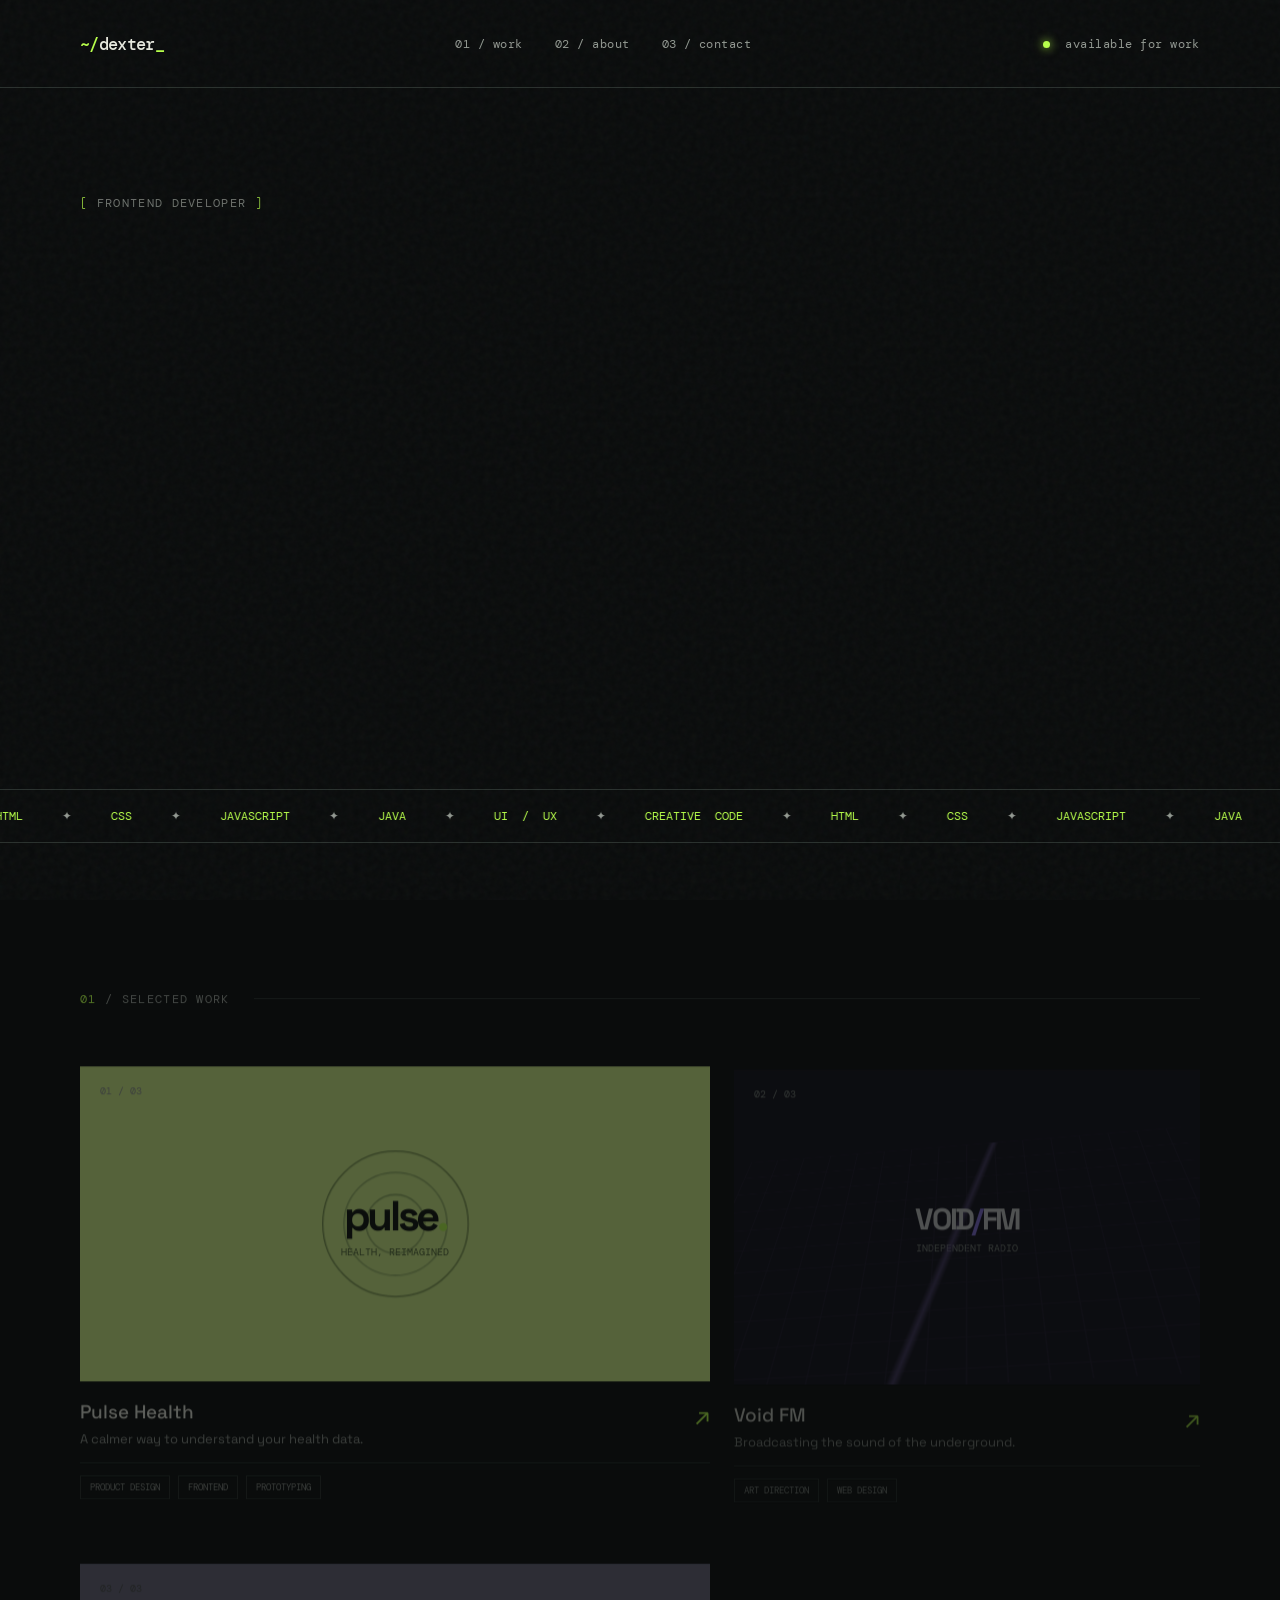
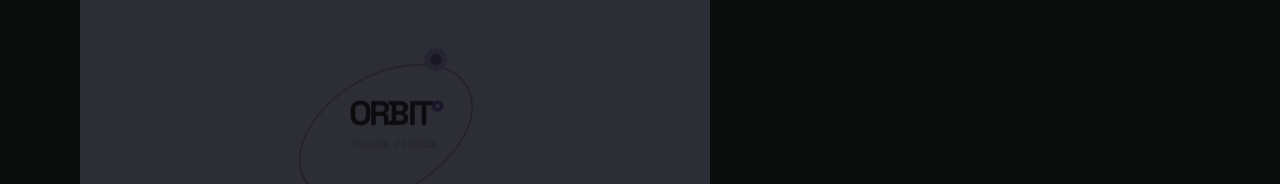
<file: index.html>
<!DOCTYPE html>
<html lang="en">
<head>
    <meta charset="UTF-8">
    <meta name="viewport" content="width=device-width, initial-scale=1.0">
    <meta http-equiv="refresh" content="0; url=./html/portfolio.html">
    <title>Redirecting to portfolio</title>
    <link rel="canonical" href="./html/portfolio.html">
</head>
<body>
    <p>Redirecting to <a href="./html/portfolio.html">the portfolio</a>...</p>
</body>
</html>
</file>
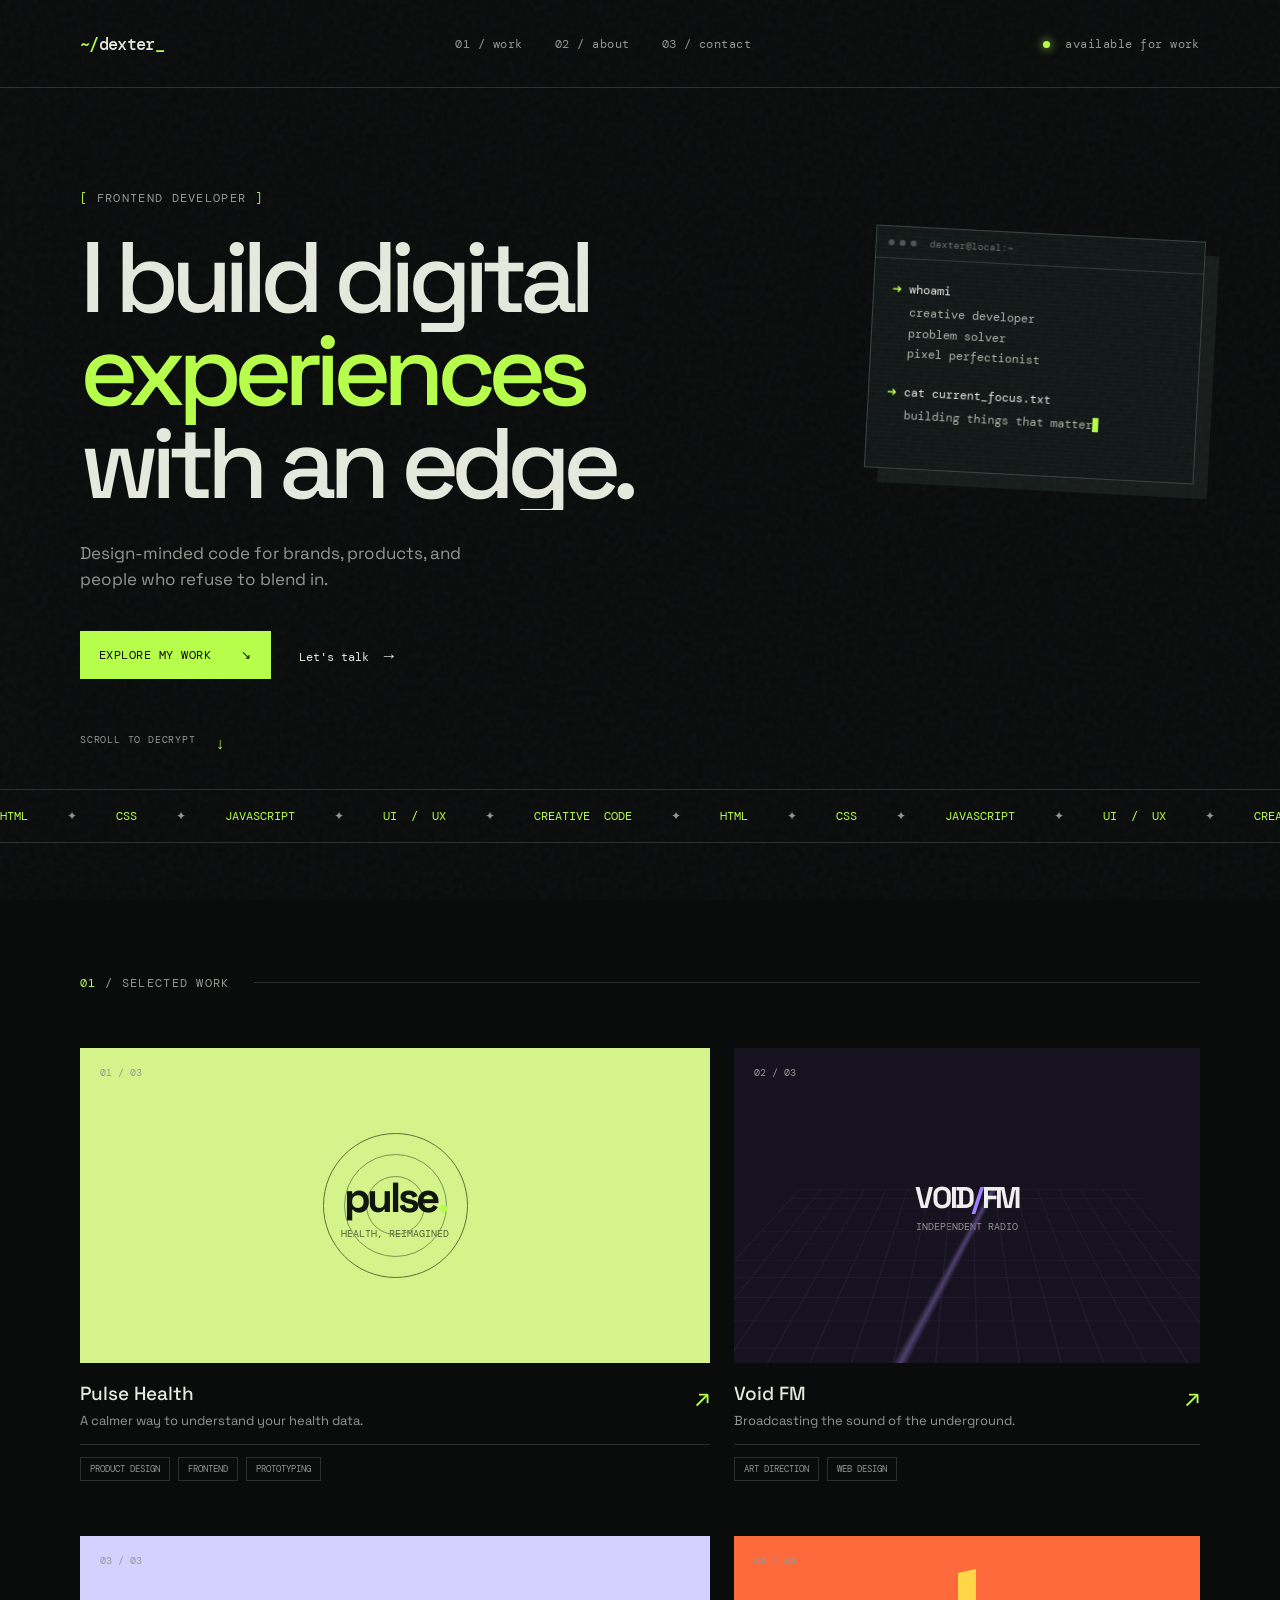
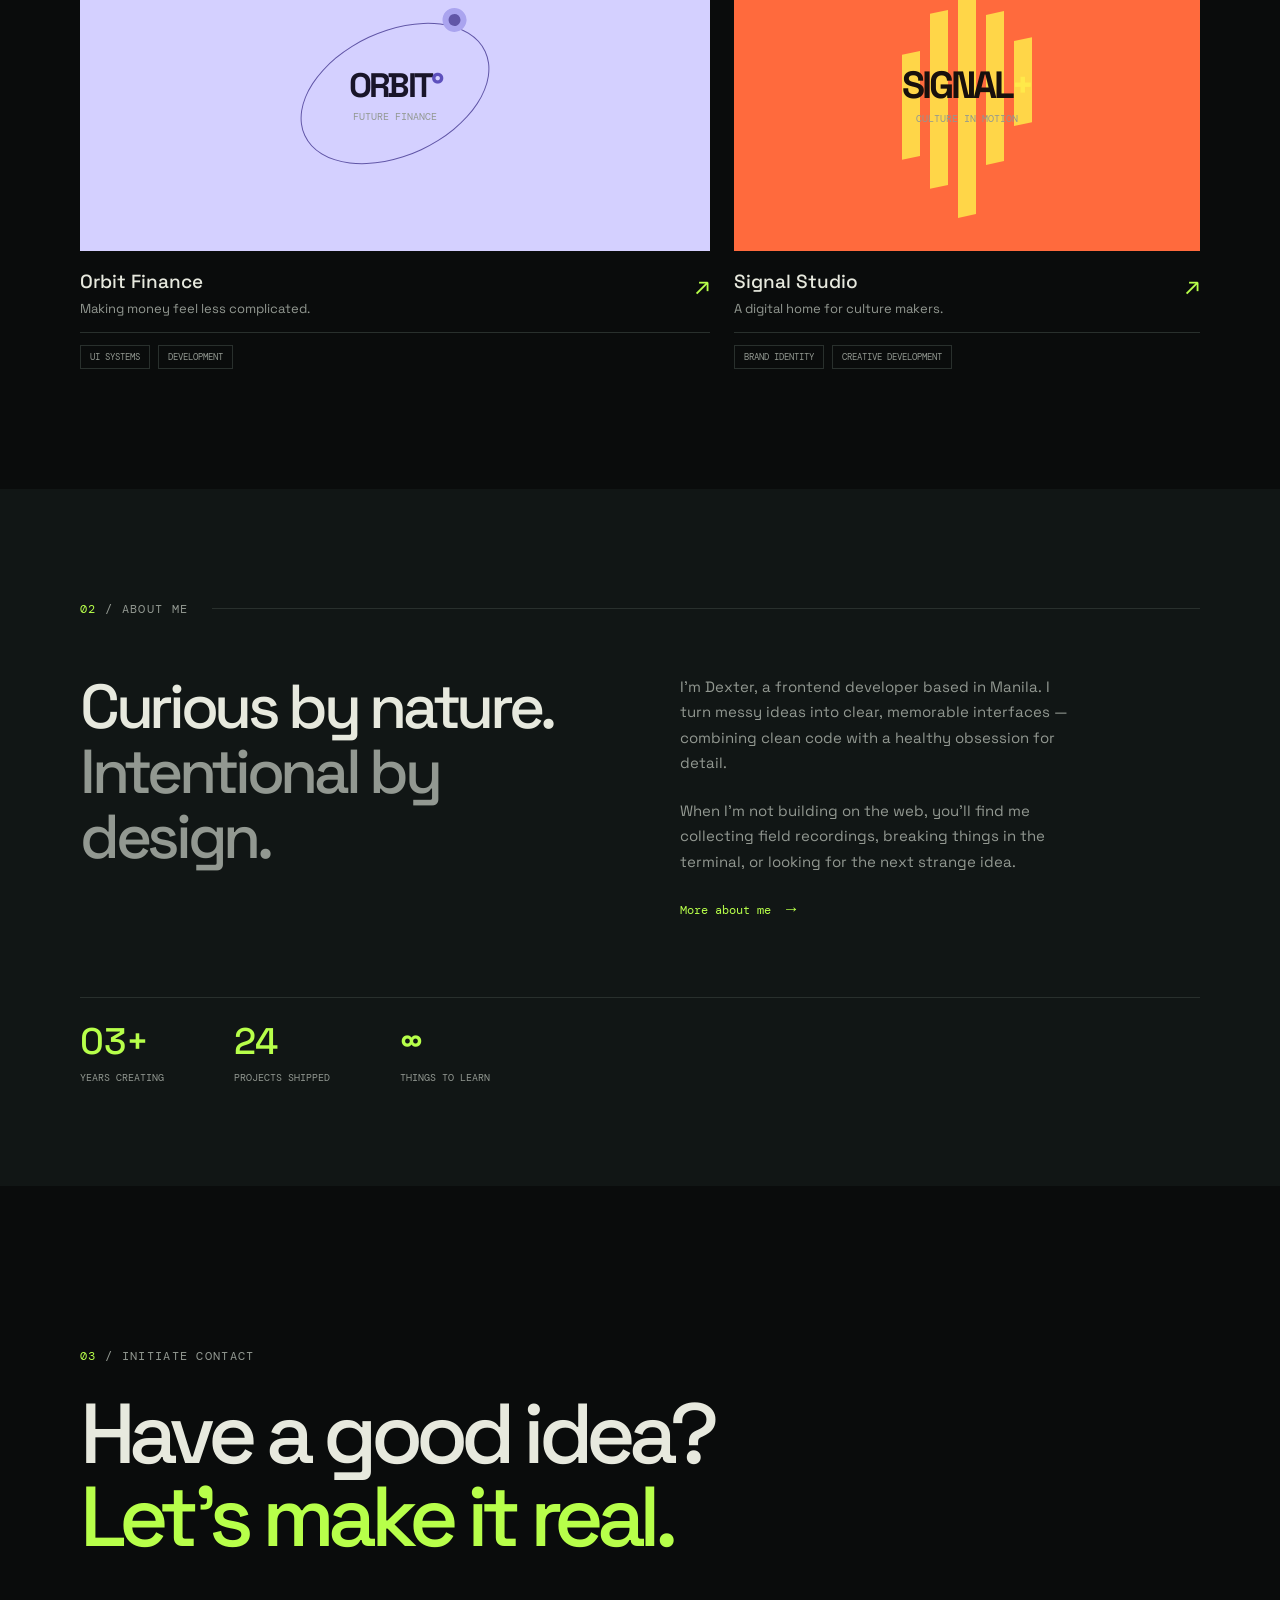
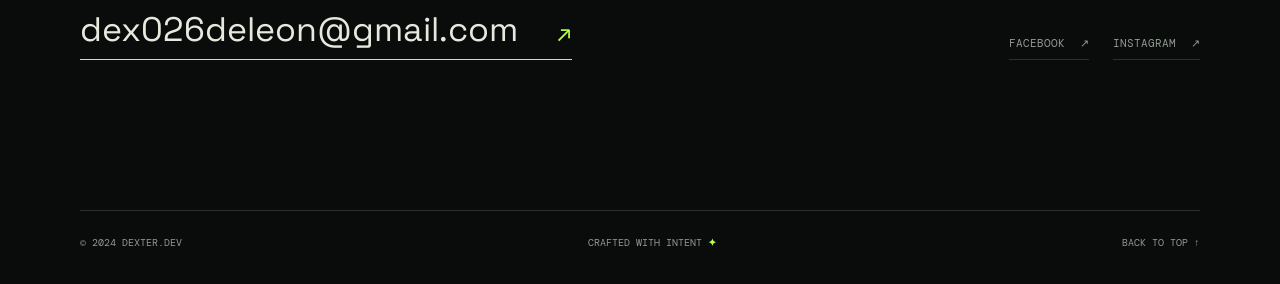
<file: html/index.html>
<!DOCTYPE html>
<html lang="en">
<head>
    <meta charset="UTF-8">
    <meta name="author" content="Dexter De Leon">
    <meta name="description" content="Dexter De Leon is a frontend developer and creative technologist building sharp, human-centered digital experiences.">
    <meta name="viewport" content="width=device-width, initial-scale=1.0">
    <title>dexter.dev // portfolio</title>
    <link rel="icon" href="../images/images.png" type="image/png">
    <link rel="stylesheet" href="../css/style.css">
</head>
<body>
    <div class="noise" aria-hidden="true"></div>
    <header class="site-header">
        <a class="brand" href="#top" aria-label="Dexter home"><span class="prompt">~/</span>dexter<span class="cursor">_</span></a>
        <nav aria-label="Primary navigation">
            <a href="#work">01 / work</a>
            <a href="#about">02 / about</a>
            <a href="#contact">03 / contact</a>
        </nav>
        <span class="status"><i></i> available for work</span>
    </header>

    <main id="top">
        <section class="hero wrapper">
            <div class="hero-copy">
                <p class="eyebrow"><span class="green">[</span> frontend developer <span class="green">]</span></p>
                <h1>I build digital<br><em>experiences</em><br>with an edge.</h1>
                <p class="lede">Design-minded code for brands, products, and people who refuse to blend in.</p>
                <div class="hero-actions">
                    <a class="button button-primary" href="#work">Explore my work <span>↘</span></a>
                    <a class="text-link" href="#contact">Let's talk <span>→</span></a>
                </div>
            </div>
            <div class="terminal-card" aria-label="Developer terminal">
                <div class="terminal-bar"><span></span><span></span><span></span><b>dexter@local:~</b></div>
                <div class="terminal-body">
                    <p><span class="green">➜</span> whoami</p>
                    <p class="terminal-output">creative developer<br>problem solver<br>pixel perfectionist</p>
                    <p><span class="green">➜</span> cat current_focus.txt</p>
                    <p class="terminal-output">building things that matter<span class="blink">▋</span></p>
                </div>
            </div>
            <div class="scroll-note"><span>scroll to decrypt</span><b>↓</b></div>
        </section>

        <section class="marquee" aria-label="Skills">
            <div>HTML <span>✦</span> CSS <span>✦</span> JAVASCRIPT <span>✦</span> UI / UX <span>✦</span> CREATIVE CODE <span>✦</span> HTML <span>✦</span> CSS <span>✦</span> JAVASCRIPT <span>✦</span> UI / UX <span>✦</span> CREATIVE CODE <span>✦</span></div>
        </section>

        <section id="work" class="section wrapper">
            <div class="section-heading"><p class="eyebrow"><span class="green">01</span> / selected work</p><span class="heading-line"></span></div>
            <div class="work-grid">
                <a class="project project-featured" href="./pulse-health.html">
                    <div class="project-visual visual-pulse"><span class="visual-label">01 / 03</span><div class="pulse-ring"></div><strong>pulse<span>.</span></strong><small>health, reimagined</small></div>
                    <div class="project-info"><div><h3>Pulse Health</h3><p>A calmer way to understand your health data.</p></div><span class="arrow">↗</span></div>
                    <div class="tags"><span>product design</span><span>frontend</span><span>prototyping</span></div>
                </a>
                <a class="project" href="./void-fm.html">
                    <div class="project-visual visual-void"><span class="visual-label">02 / 03</span><div class="void-grid"></div><strong>VOID<span>/</span>FM</strong><small>independent radio</small></div>
                    <div class="project-info"><div><h3>Void FM</h3><p>Broadcasting the sound of the underground.</p></div><span class="arrow">↗</span></div>
                    <div class="tags"><span>art direction</span><span>web design</span></div>
                </a>
                <a class="project" href="./orbit-finance.html">
                    <div class="project-visual visual-orbit"><span class="visual-label">03 / 03</span><div class="orbit"></div><strong>ORBIT<span>°</span></strong><small>future finance</small></div>
                    <div class="project-info"><div><h3>Orbit Finance</h3><p>Making money feel less complicated.</p></div><span class="arrow">↗</span></div>
                    <div class="tags"><span>ui systems</span><span>development</span></div>
                </a>
                <a class="project project-fourth" href="./signal-studio.html">
                    <div class="project-visual visual-signal"><span class="visual-label">04 / 04</span><div class="signal-bars"><i></i><i></i><i></i><i></i><i></i></div><strong>SIGNAL<span>+</span></strong><small>culture in motion</small></div>
                    <div class="project-info"><div><h3>Signal Studio</h3><p>A digital home for culture makers.</p></div><span class="arrow">↗</span></div>
                    <div class="tags"><span>brand identity</span><span>creative development</span></div>
                </a>
            </div>
        </section>

        <section id="about" class="about-section">
            <div class="wrapper about-layout">
                <div class="section-heading"><p class="eyebrow"><span class="green">02</span> / about me</p><span class="heading-line"></span></div>
                <div class="about-content">
                    <h2>Curious by nature.<br><span>Intentional by design.</span></h2>
                    <div class="about-text"><p>I'm Dexter, a frontend developer based in Manila. I turn messy ideas into clear, memorable interfaces — combining clean code with a healthy obsession for detail.</p><p>When I'm not building on the web, you'll find me collecting field recordings, breaking things in the terminal, or looking for the next strange idea.</p><a class="text-link" href="./aboutme.html">More about me <span>→</span></a></div>
                </div>
                <div class="stats"><div><strong>03+</strong><span>years creating</span></div><div><strong>24</strong><span>projects shipped</span></div><div><strong>∞</strong><span>things to learn</span></div></div>
            </div>
        </section>

        <section id="contact" class="contact-section wrapper">
            <p class="eyebrow"><span class="green">03</span> / initiate contact</p>
            <h2>Have a good idea?<br><em>Let's make it real.</em></h2>
            <div class="contact-links">
                <a class="contact-email" href="mailto:dex026deleon@gmail.com">dex026deleon@gmail.com <span>↗</span></a>
                <div class="social-links" aria-label="Social media links">
                    <a href="https://www.facebook.com/deex3deex/" target="_blank" rel="noopener noreferrer"><span>facebook</span> ↗</a>
                    <a href="https://www.instagram.com/dexx3dexx/?hl=en" target="_blank" rel="noopener noreferrer"><span>instagram</span> ↗</a>
                </div>
            </div>
        </section>
    </main>
    <footer class="site-footer wrapper"><span>© 2024 dexter.dev</span><span>crafted with intent <b>✦</b></span><a href="#top">back to top ↑</a></footer>
</body>
</html>
</file>
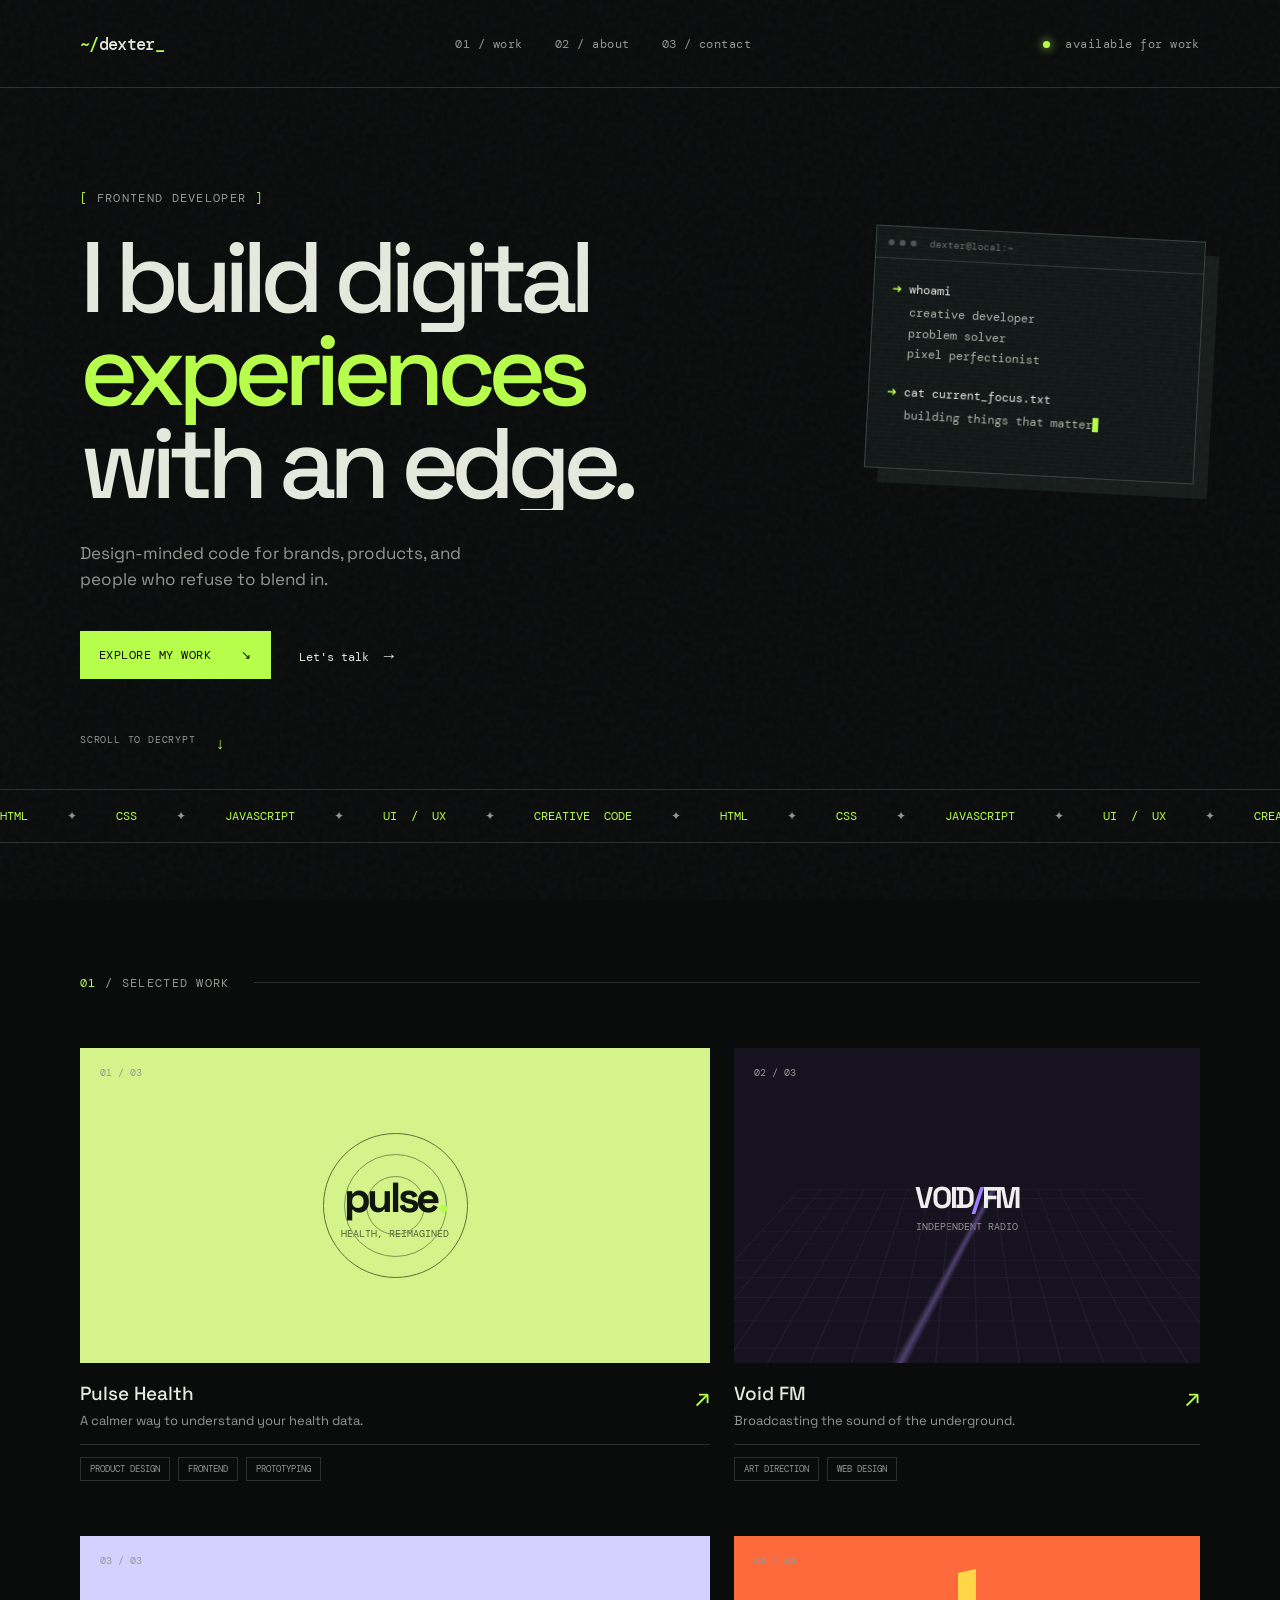
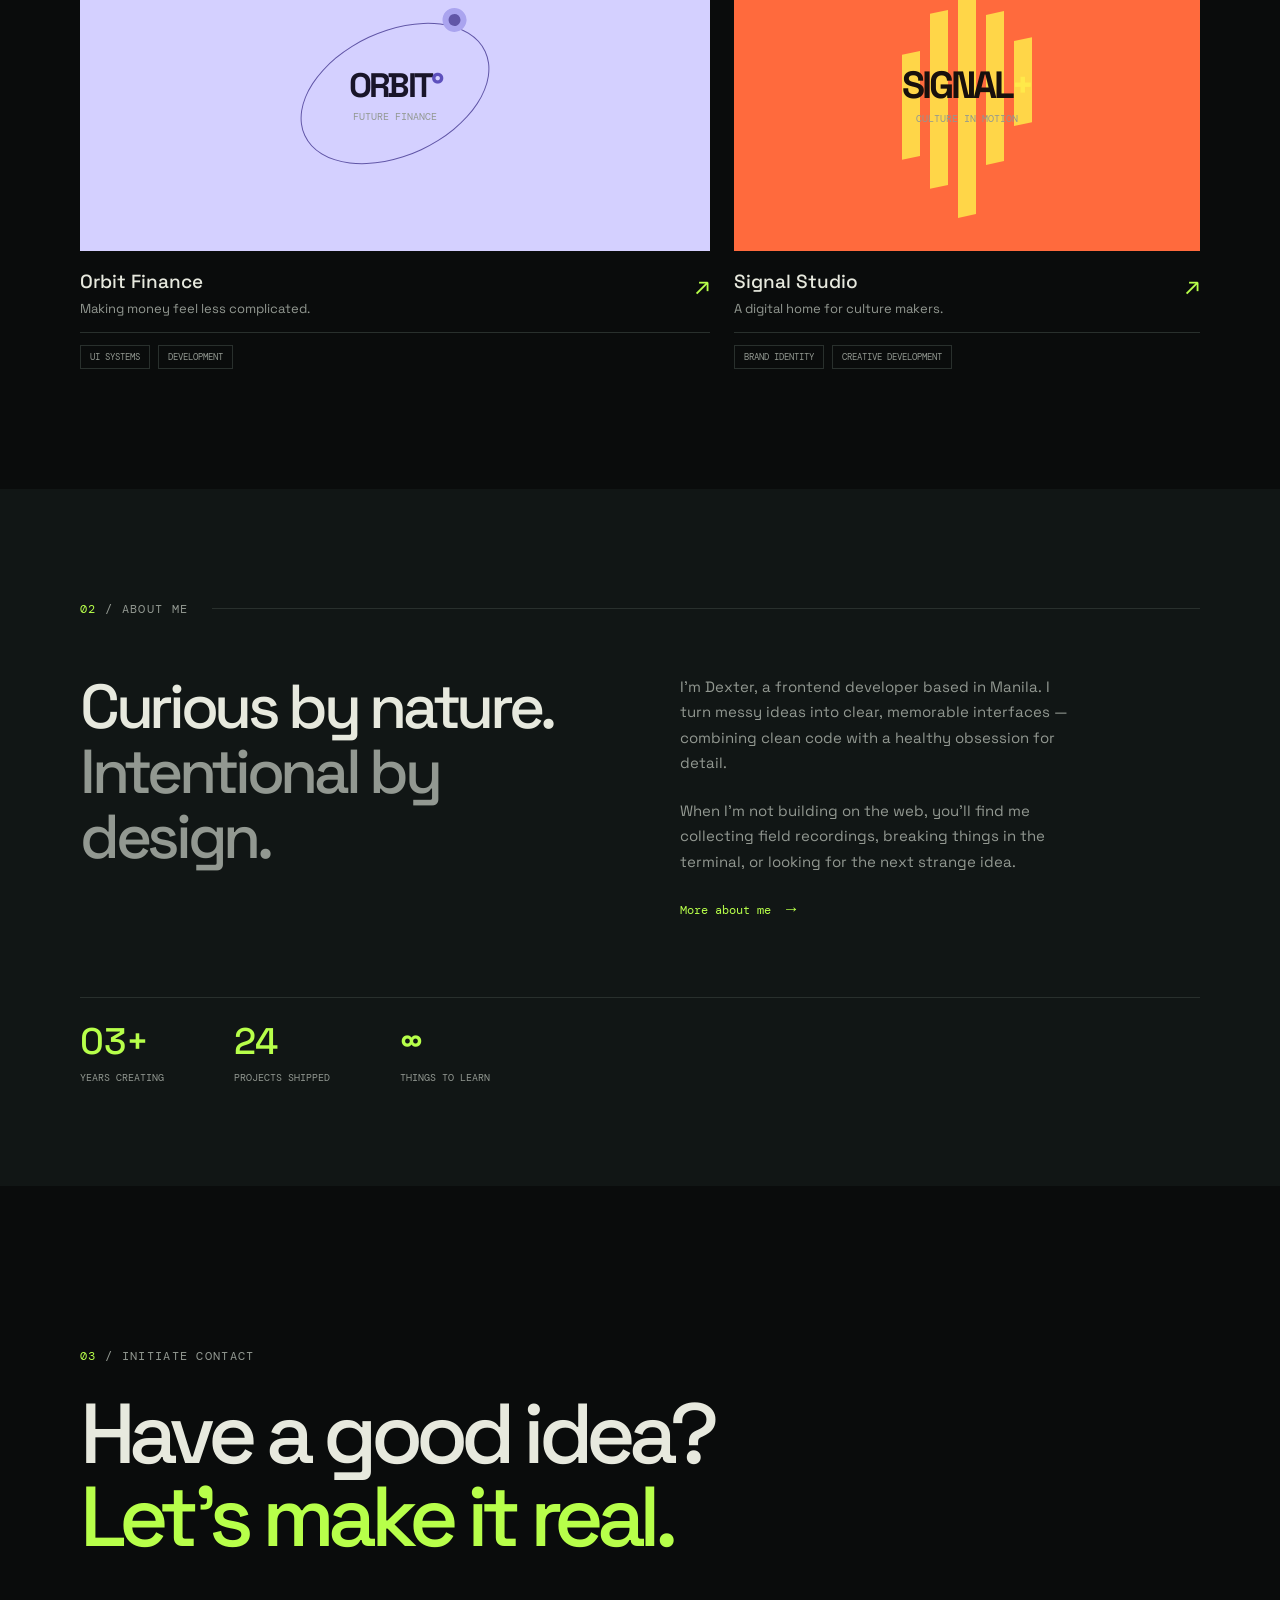
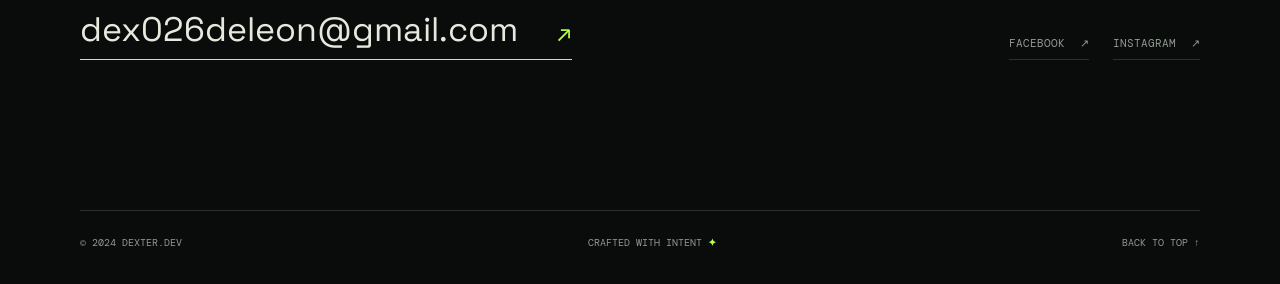
<file: portfolio.html>
<!DOCTYPE html>
<html lang="en">
<head>
    <meta charset="UTF-8">
    <meta name="author" content="Dexter De Leon">
    <meta name="description" content="Dexter De Leon is a frontend developer and creative technologist building sharp, human-centered digital experiences.">
    <meta name="viewport" content="width=device-width, initial-scale=1.0">
    <title>dexter.dev // portfolio</title>
    <link rel="icon" href="./images/images.png" type="image/png">
    <link rel="stylesheet" href="./css/style.css">
</head>
<body>
    <div class="noise" aria-hidden="true"></div>
    <header class="site-header">
        <a class="brand" href="#top" aria-label="Dexter home"><span class="prompt">~/</span>dexter<span class="cursor">_</span></a>
        <nav aria-label="Primary navigation">
            <a href="#work">01 / work</a>
            <a href="#about">02 / about</a>
            <a href="#contact">03 / contact</a>
        </nav>
        <span class="status"><i></i> available for work</span>
    </header>

    <main id="top">
        <section class="hero wrapper">
            <div class="hero-copy">
                <p class="eyebrow"><span class="green">[</span> frontend developer <span class="green">]</span></p>
                <h1>I build digital<br><em>experiences</em><br>with an edge.</h1>
                <p class="lede">Design-minded code for brands, products, and people who refuse to blend in.</p>
                <div class="hero-actions">
                    <a class="button button-primary" href="#work">Explore my work <span>↘</span></a>
                    <a class="text-link" href="#contact">Let's talk <span>→</span></a>
                </div>
            </div>
            <div class="terminal-card" aria-label="Developer terminal">
                <div class="terminal-bar"><span></span><span></span><span></span><b>dexter@local:~</b></div>
                <div class="terminal-body">
                    <p><span class="green">➜</span> whoami</p>
                    <p class="terminal-output">creative developer<br>problem solver<br>pixel perfectionist</p>
                    <p><span class="green">➜</span> cat current_focus.txt</p>
                    <p class="terminal-output">building things that matter<span class="blink">▋</span></p>
                </div>
            </div>
            <div class="scroll-note"><span>scroll to decrypt</span><b>↓</b></div>
        </section>

        <section class="marquee" aria-label="Skills">
            <div>HTML <span>✦</span> CSS <span>✦</span> JAVASCRIPT <span>✦</span> UI / UX <span>✦</span> CREATIVE CODE <span>✦</span> HTML <span>✦</span> CSS <span>✦</span> JAVASCRIPT <span>✦</span> UI / UX <span>✦</span> CREATIVE CODE <span>✦</span></div>
        </section>

        <section id="work" class="section wrapper">
            <div class="section-heading"><p class="eyebrow"><span class="green">01</span> / selected work</p><span class="heading-line"></span></div>
            <div class="work-grid">
                <a class="project project-featured" href="./html/pulse-health.html">
                    <div class="project-visual visual-pulse"><span class="visual-label">01 / 03</span><div class="pulse-ring"></div><strong>pulse<span>.</span></strong><small>health, reimagined</small></div>
                    <div class="project-info"><div><h3>Pulse Health</h3><p>A calmer way to understand your health data.</p></div><span class="arrow">↗</span></div>
                    <div class="tags"><span>product design</span><span>frontend</span><span>prototyping</span></div>
                </a>
                <a class="project" href="./html/void-fm.html">
                    <div class="project-visual visual-void"><span class="visual-label">02 / 03</span><div class="void-grid"></div><strong>VOID<span>/</span>FM</strong><small>independent radio</small></div>
                    <div class="project-info"><div><h3>Void FM</h3><p>Broadcasting the sound of the underground.</p></div><span class="arrow">↗</span></div>
                    <div class="tags"><span>art direction</span><span>web design</span></div>
                </a>
                <a class="project" href="./html/orbit-finance.html">
                    <div class="project-visual visual-orbit"><span class="visual-label">03 / 03</span><div class="orbit"></div><strong>ORBIT<span>°</span></strong><small>future finance</small></div>
                    <div class="project-info"><div><h3>Orbit Finance</h3><p>Making money feel less complicated.</p></div><span class="arrow">↗</span></div>
                    <div class="tags"><span>ui systems</span><span>development</span></div>
                </a>
                <a class="project project-fourth" href="./html/signal-studio.html">
                    <div class="project-visual visual-signal"><span class="visual-label">04 / 04</span><div class="signal-bars"><i></i><i></i><i></i><i></i><i></i></div><strong>SIGNAL<span>+</span></strong><small>culture in motion</small></div>
                    <div class="project-info"><div><h3>Signal Studio</h3><p>A digital home for culture makers.</p></div><span class="arrow">↗</span></div>
                    <div class="tags"><span>brand identity</span><span>creative development</span></div>
                </a>
            </div>
        </section>

        <section id="about" class="about-section">
            <div class="wrapper about-layout">
                <div class="section-heading"><p class="eyebrow"><span class="green">02</span> / about me</p><span class="heading-line"></span></div>
                <div class="about-content">
                    <h2>Curious by nature.<br><span>Intentional by design.</span></h2>
                    <div class="about-text"><p>I'm Dexter, a frontend developer based in Manila. I turn messy ideas into clear, memorable interfaces — combining clean code with a healthy obsession for detail.</p><p>When I'm not building on the web, you'll find me collecting field recordings, breaking things in the terminal, or looking for the next strange idea.</p><a class="text-link" href="./html/aboutme.html">More about me <span>→</span></a></div>
                </div>
                <div class="stats"><div><strong>03+</strong><span>years creating</span></div><div><strong>24</strong><span>projects shipped</span></div><div><strong>∞</strong><span>things to learn</span></div></div>
            </div>
        </section>

        <section id="contact" class="contact-section wrapper">
            <p class="eyebrow"><span class="green">03</span> / initiate contact</p>
            <h2>Have a good idea?<br><em>Let's make it real.</em></h2>
            <div class="contact-links">
                <a class="contact-email" href="mailto:dex026deleon@gmail.com">dex026deleon@gmail.com <span>↗</span></a>
                <div class="social-links" aria-label="Social media links">
                    <a href="https://www.facebook.com/deex3deex/" target="_blank" rel="noopener noreferrer"><span>facebook</span> ↗</a>
                    <a href="https://www.instagram.com/dexx3dexx/?hl=en" target="_blank" rel="noopener noreferrer"><span>instagram</span> ↗</a>
                </div>
            </div>
        </section>
    </main>
    <footer class="site-footer wrapper"><span>© 2024 dexter.dev</span><span>crafted with intent <b>✦</b></span><a href="#top">back to top ↑</a></footer>
</body>
</html>
</file>
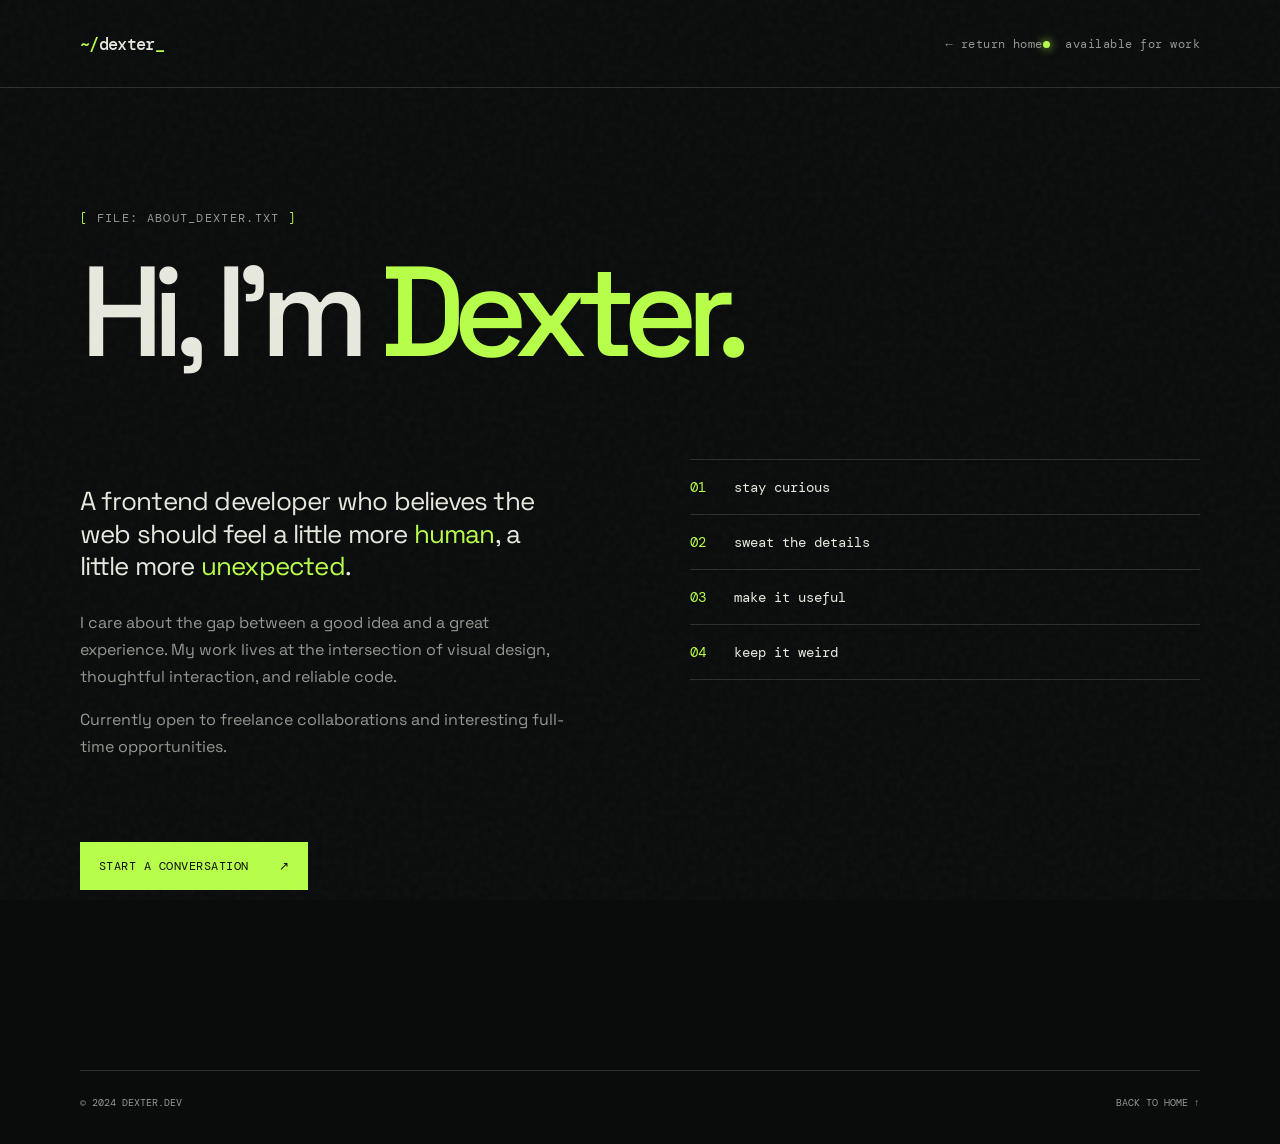
<file: html/aboutme.html>
<!DOCTYPE html>
<html lang="en">
<head>
    <meta charset="UTF-8">
    <meta name="viewport" content="width=device-width, initial-scale=1.0">
    <meta name="description" content="More about Dexter De Leon, frontend developer and creative technologist.">
    <title>about // dexter.dev</title>
    <link rel="icon" href="../images/images.png" type="image/png">
    <link rel="stylesheet" href="../css/style.css">
</head>
<body>
    <div class="noise" aria-hidden="true"></div>
    <header class="site-header">
        <a class="brand" href="../index.html"><span class="prompt">~/</span>dexter<span class="cursor">_</span></a>
        <a class="text-link back-link" href="./portfolio.html">← return home</a>
        <span class="status"><i></i> available for work</span>
    </header>
    <main class="about-page wrapper">
        <p class="eyebrow"><span class="green">[</span> file: about_dexter.txt <span class="green">]</span></p>
        <h1>Hi, I'm <em>Dexter.</em></h1>
        <div class="about-page-grid">
            <div class="about-page-copy">
                <p class="large-copy">A frontend developer who believes the web should feel a little more <span>human</span>, a little more <span>unexpected</span>.</p>
                <p>I care about the gap between a good idea and a great experience. My work lives at the intersection of visual design, thoughtful interaction, and reliable code.</p>
                <p>Currently open to freelance collaborations and interesting full-time opportunities.</p>
            </div>
            <div class="manifesto"><p><span class="green">01</span> stay curious</p><p><span class="green">02</span> sweat the details</p><p><span class="green">03</span> make it useful</p><p><span class="green">04</span> keep it weird</p></div>
        </div>
        <a class="button button-primary" href="./portfolio.html#contact">Start a conversation <span>↗</span></a>
    </main>
    <footer class="site-footer wrapper"><span>© 2024 dexter.dev</span><a href="./portfolio.html">back to home ↑</a></footer>
</body>
</html>
</file>
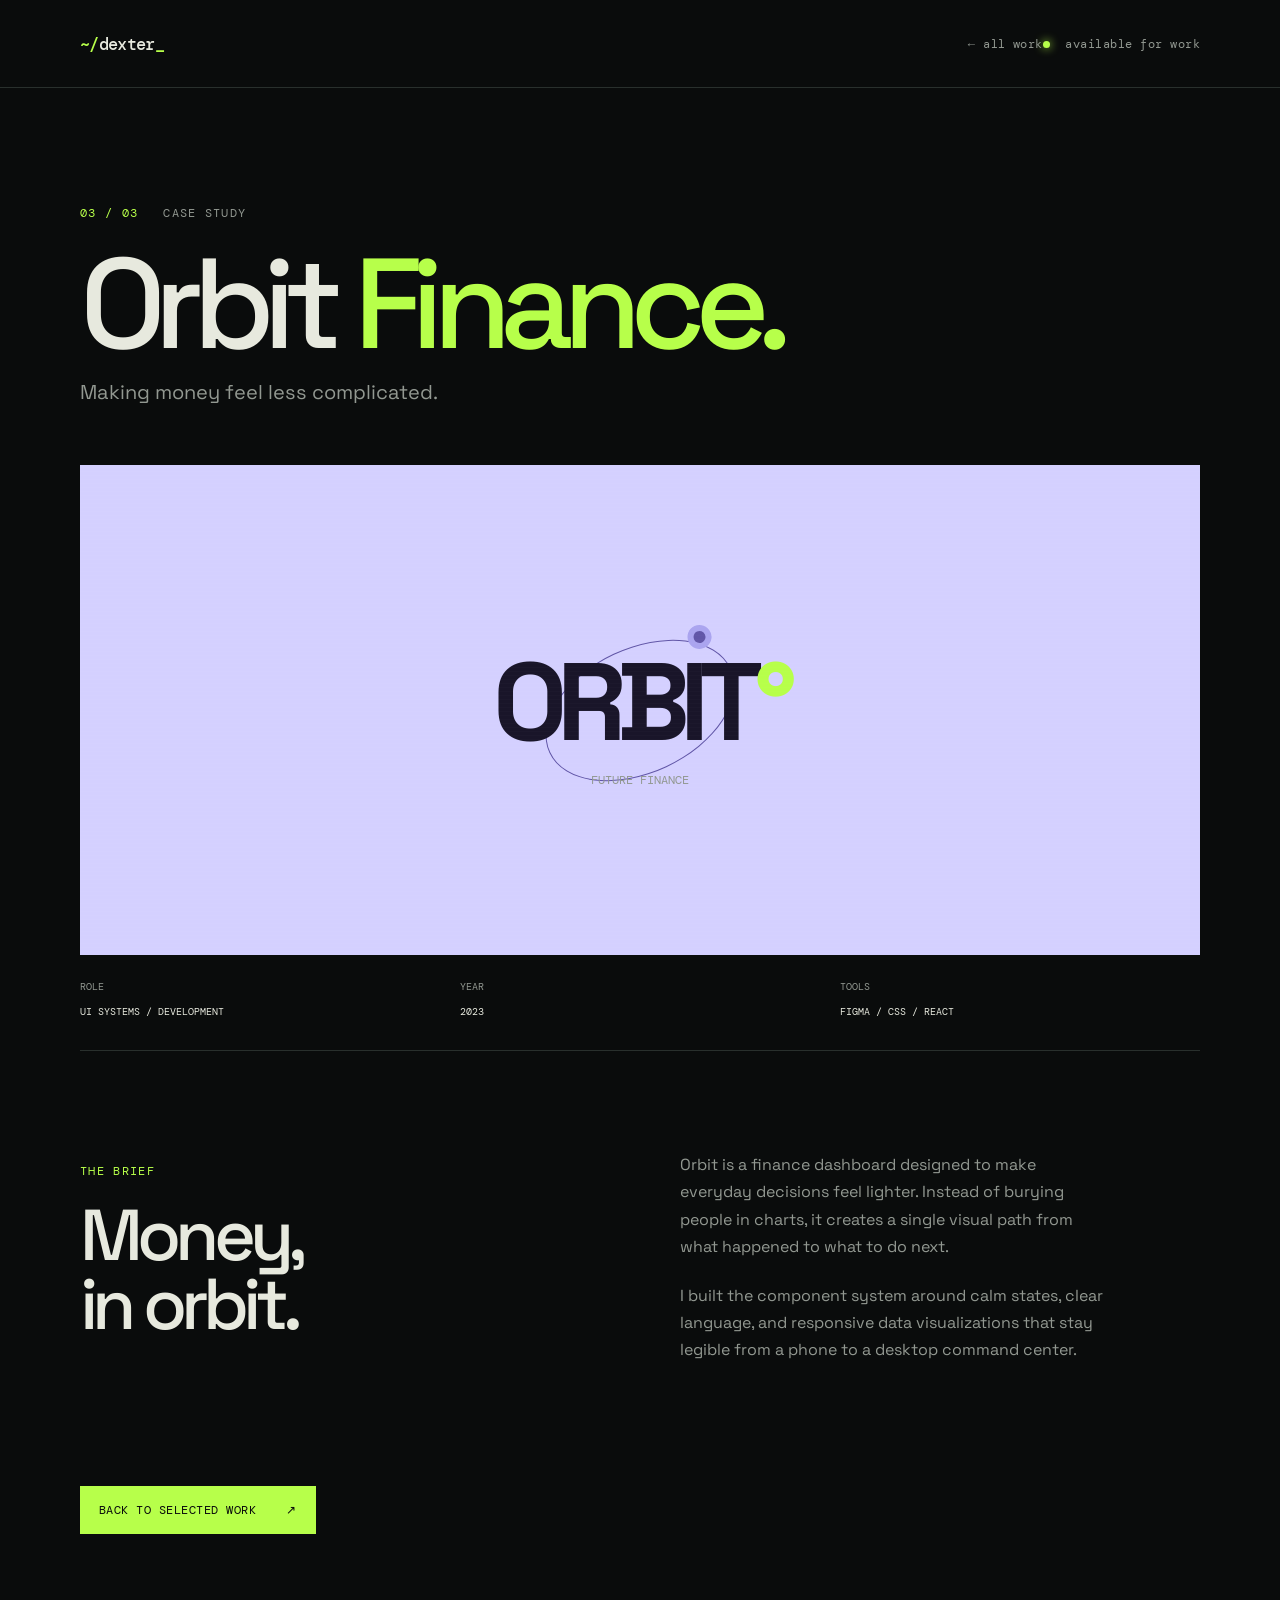
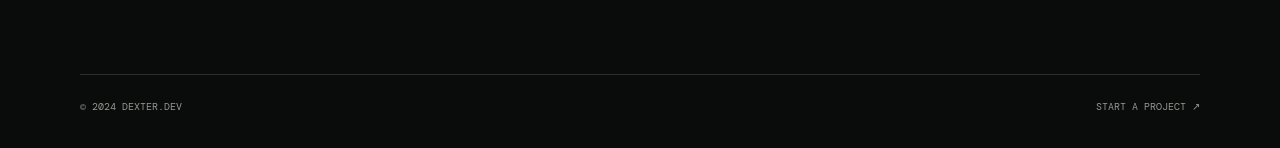
<file: html/orbit-finance.html>
<!DOCTYPE html>
<html lang="en">
<head>
    <meta charset="UTF-8">
    <meta name="viewport" content="width=device-width, initial-scale=1.0">
    <title>Orbit Finance // dexter.dev</title>
    <link rel="stylesheet" href="../css/style.css">
</head>
<body class="case-page">
    <header class="site-header"><a class="brand" href="../index.html"><span class="prompt">~/</span>dexter<span class="cursor">_</span></a><a class="text-link back-link" href="./portfolio.html#work">← all work</a><span class="status"><i></i> available for work</span></header>
    <main class="wrapper case-main">
        <p class="eyebrow"><span class="green">03 / 03</span> &nbsp; case study</p>
        <h1>Orbit <em>Finance.</em></h1>
        <p class="case-intro">Making money feel less complicated.</p>
        <div class="case-hero visual-orbit"><div class="orbit"></div><strong>ORBIT<span>°</span></strong><small>future finance</small></div>
        <div class="case-details"><div><span>role</span><b>UI systems / development</b></div><div><span>year</span><b>2023</b></div><div><span>tools</span><b>Figma / CSS / React</b></div></div>
        <div class="case-copy"><div><p class="eyebrow"><span class="green">the brief</span></p><h2>Money,<br>in orbit.</h2></div><div><p>Orbit is a finance dashboard designed to make everyday decisions feel lighter. Instead of burying people in charts, it creates a single visual path from what happened to what to do next.</p><p>I built the component system around calm states, clear language, and responsive data visualizations that stay legible from a phone to a desktop command center.</p></div></div>
        <a class="button button-primary" href="./portfolio.html#work">Back to selected work <span>↗</span></a>
    </main>
    <footer class="site-footer wrapper"><span>© 2024 dexter.dev</span><a href="./portfolio.html#contact">start a project ↗</a></footer>
</body>
</html>
</file>
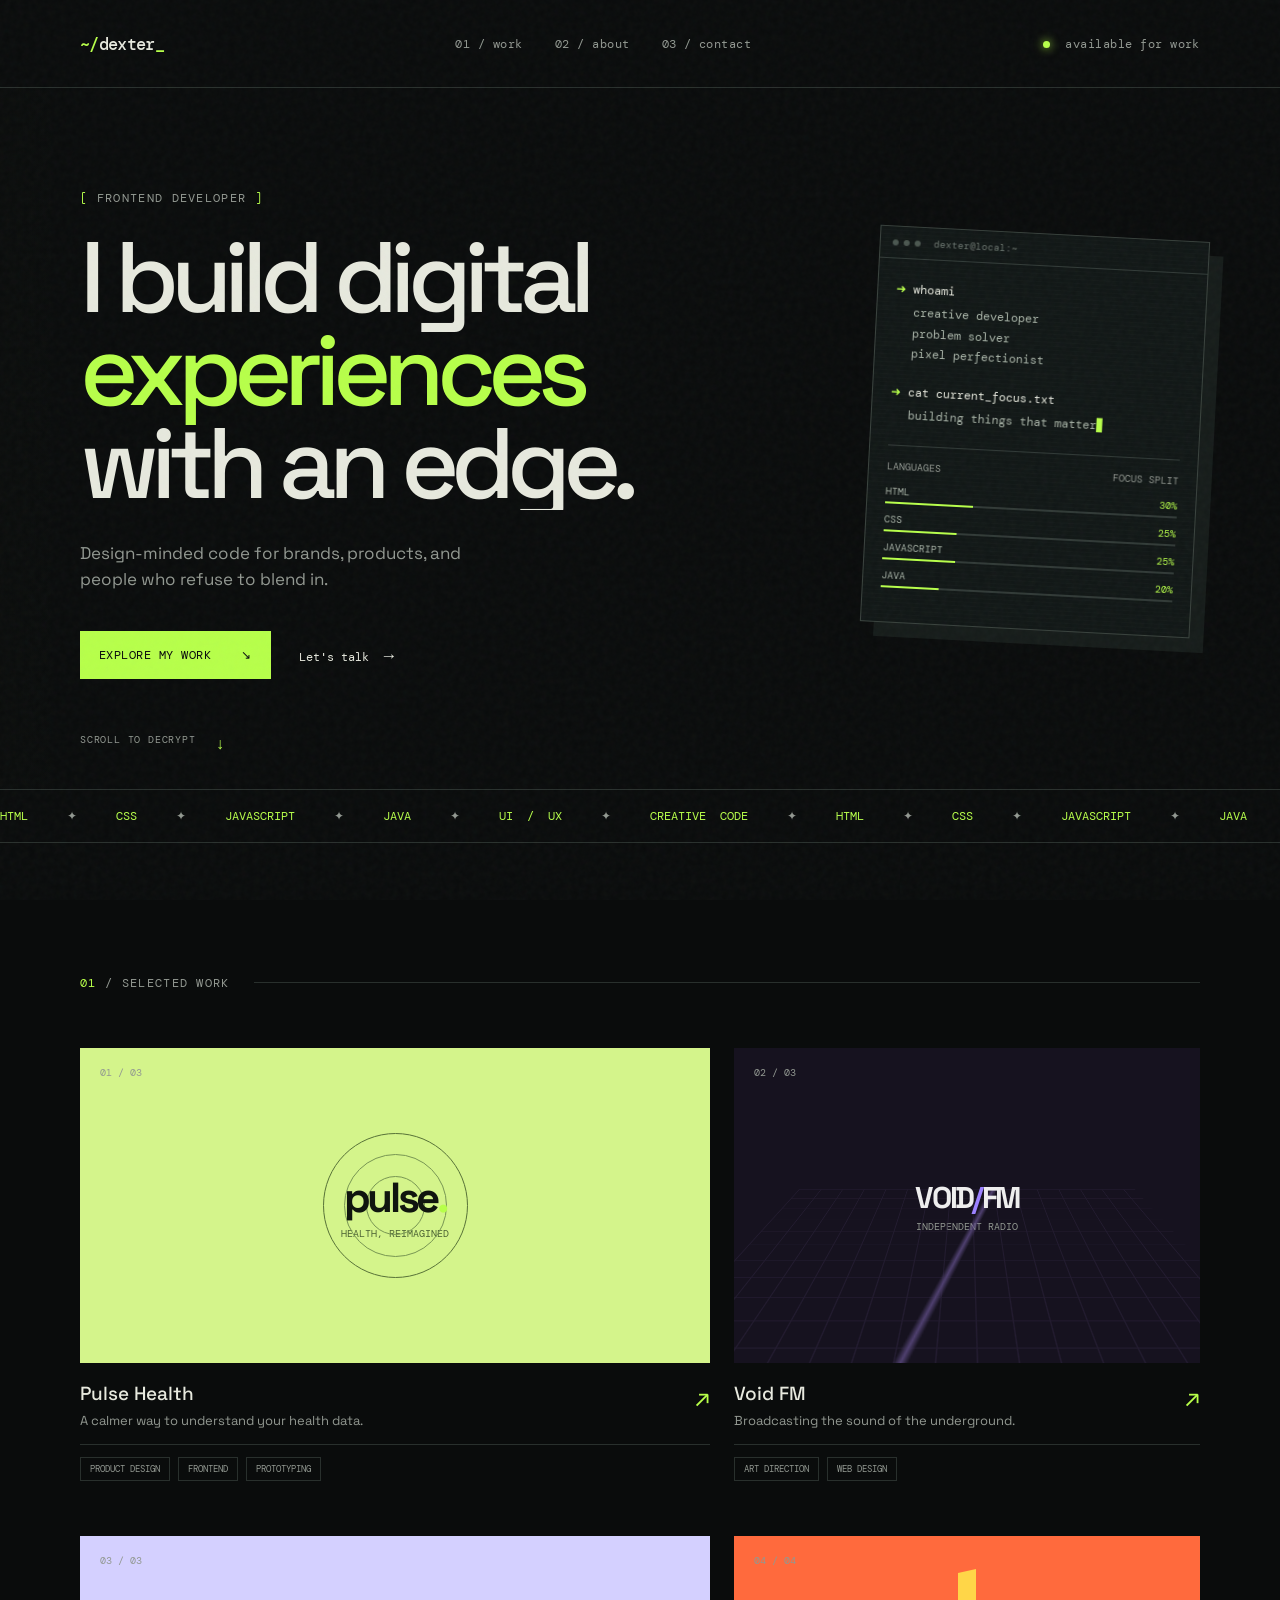
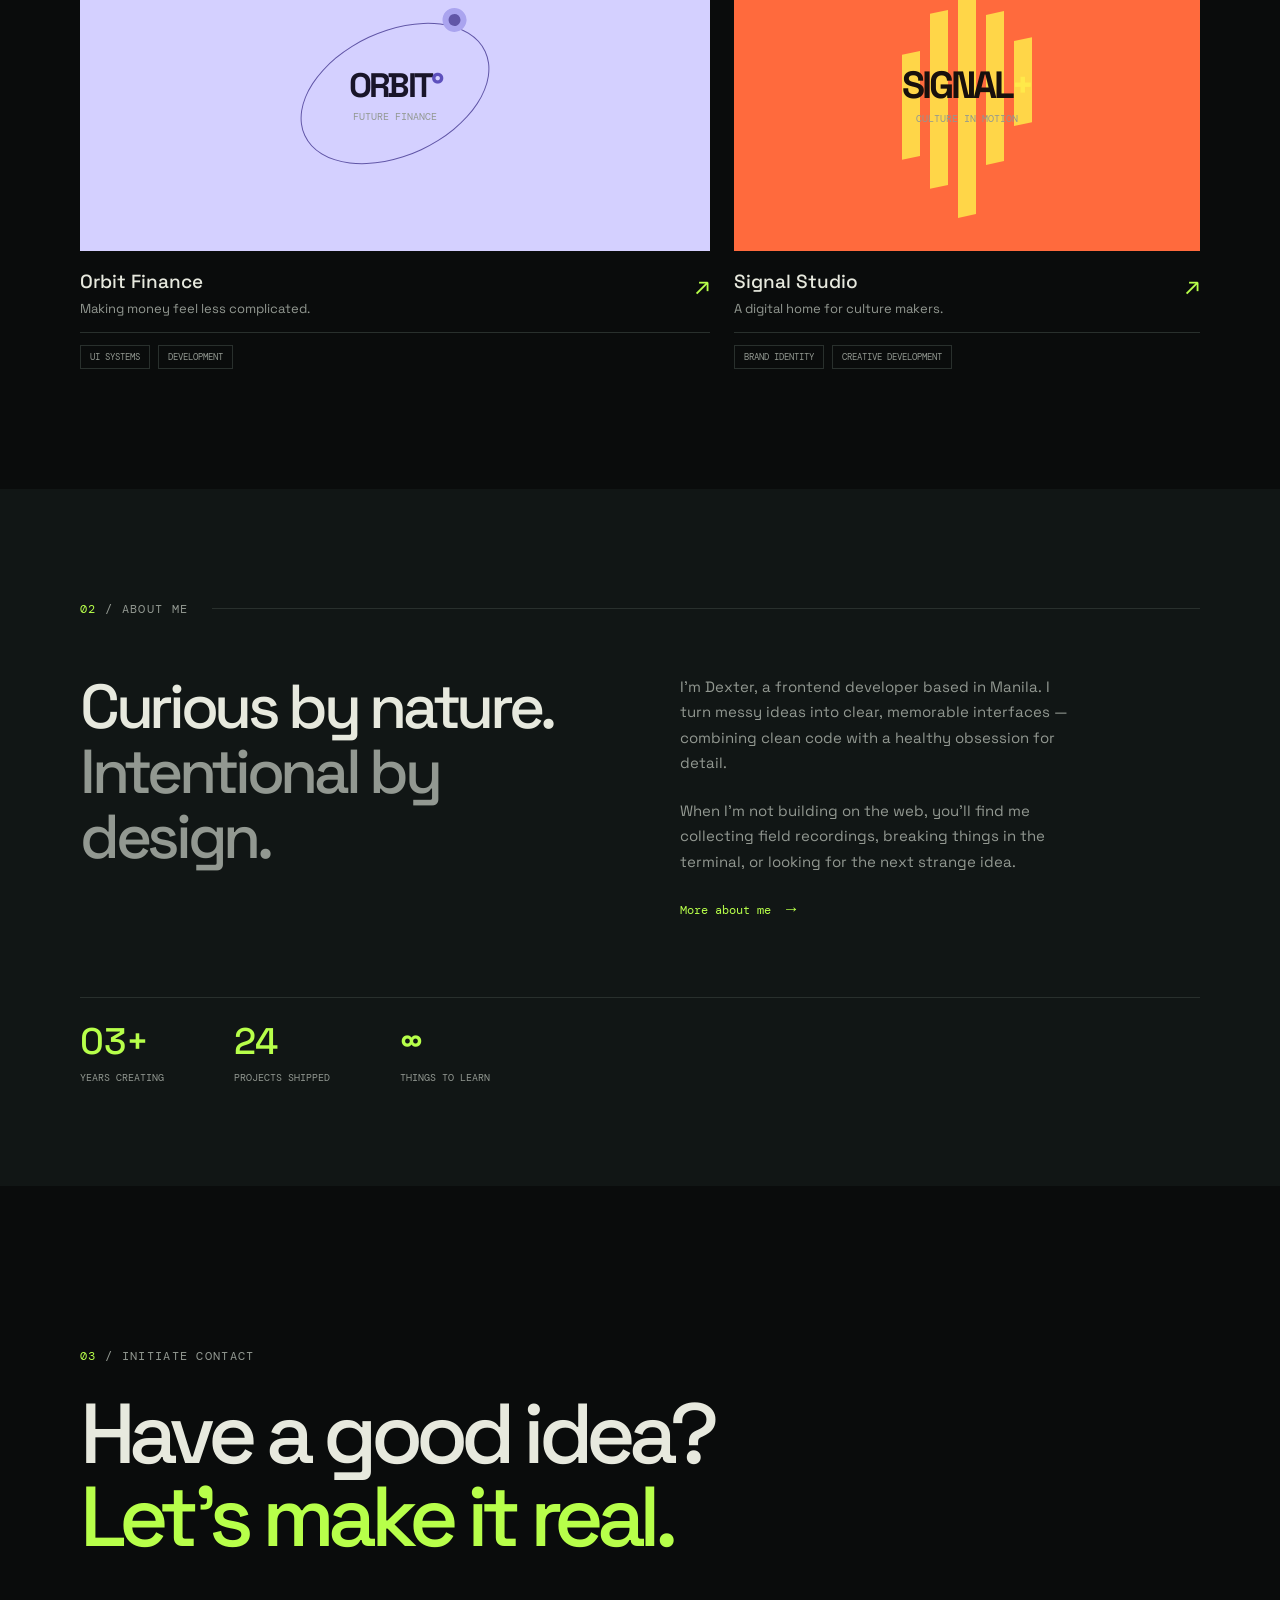
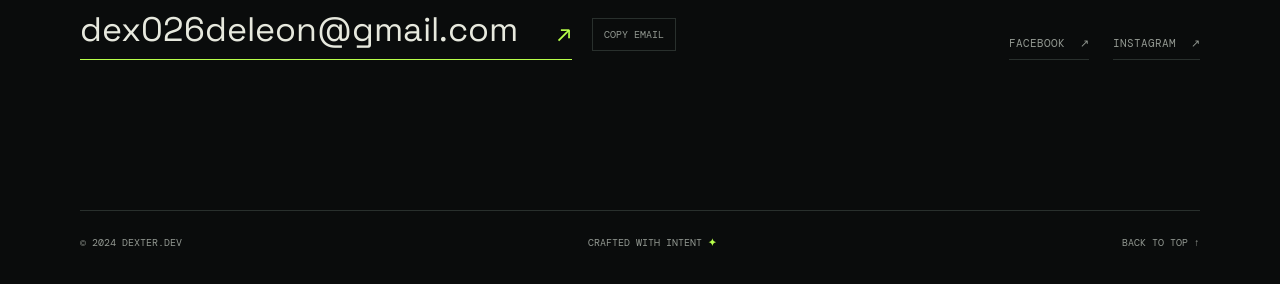
<file: html/portfolio.html>
<!DOCTYPE html>
<html lang="en">
<head>
    <meta charset="UTF-8">
    <meta name="author" content="Dexter De Leon">
    <meta name="description" content="Dexter De Leon is a frontend developer and creative technologist building sharp, human-centered digital experiences.">
    <meta name="viewport" content="width=device-width, initial-scale=1.0">
    <title>dexter.dev // portfolio</title>
    <link rel="icon" href="../images/images.png" type="image/png">
    <link rel="stylesheet" href="../css/style.css">
    <script src="../js/portfolio.js" defer></script>
</head>
<body>
    <div class="noise" aria-hidden="true"></div>
    <header class="site-header">
        <a class="brand" href="../index.html" aria-label="Dexter home"><span class="prompt">~/</span>dexter<span class="cursor">_</span></a>
        <nav aria-label="Primary navigation">
            <a href="#work">01 / work</a>
            <a href="#about">02 / about</a>
            <a href="#contact">03 / contact</a>
        </nav>
        <span class="status"><i></i> available for work</span>
    </header>

    <main id="top">
        <section class="hero wrapper">
            <div class="hero-copy">
                <p class="eyebrow"><span class="green">[</span> frontend developer <span class="green">]</span></p>
                <h1>I build digital<br><em>experiences</em><br>with an edge.</h1>
                <p class="lede">Design-minded code for brands, products, and people who refuse to blend in.</p>
                <div class="hero-actions">
                    <a class="button button-primary" href="#work">Explore my work <span>↘</span></a>
                    <a class="text-link" href="#contact">Let's talk <span>→</span></a>
                </div>
            </div>
            <div class="terminal-card" aria-label="Developer terminal">
                <div class="terminal-bar"><span></span><span></span><span></span><b>dexter@local:~</b></div>
                <div class="terminal-body">
                    <p><span class="green">➜</span> whoami</p>
                    <p class="terminal-output">creative developer<br>problem solver<br>pixel perfectionist</p>
                    <p><span class="green">➜</span> cat current_focus.txt</p>
                    <p class="terminal-output">building things that matter<span class="blink">▋</span></p>
                    <div class="languages terminal-languages">
                        <div class="languages-heading"><span>languages</span><span>focus split</span></div>
                        <div class="language"><div><span>HTML</span><strong>30%</strong></div><i><b style="width:30%"></b></i></div>
                        <div class="language"><div><span>CSS</span><strong>25%</strong></div><i><b style="width:25%"></b></i></div>
                        <div class="language"><div><span>JAVASCRIPT</span><strong>25%</strong></div><i><b style="width:25%"></b></i></div>
                        <div class="language"><div><span>JAVA</span><strong>20%</strong></div><i><b style="width:20%"></b></i></div>
                    </div>
                </div>
            </div>
            <div class="scroll-note"><span>scroll to decrypt</span><b>↓</b></div>
        </section>

        <section class="marquee" aria-label="Skills">
            <div>HTML <span>✦</span> CSS <span>✦</span> JAVASCRIPT <span>✦</span> JAVA <span>✦</span> UI / UX <span>✦</span> CREATIVE CODE <span>✦</span> HTML <span>✦</span> CSS <span>✦</span> JAVASCRIPT <span>✦</span> JAVA <span>✦</span> UI / UX <span>✦</span> CREATIVE CODE <span>✦</span></div>
        </section>

        <section id="work" class="section wrapper">
            <div class="section-heading"><p class="eyebrow"><span class="green">01</span> / selected work</p><span class="heading-line"></span></div>
            <div class="work-grid">
                <a class="project project-featured" href="./pulse-health.html">
                    <div class="project-visual visual-pulse"><span class="visual-label">01 / 03</span><div class="pulse-ring"></div><strong>pulse<span>.</span></strong><small>health, reimagined</small></div>
                    <div class="project-info"><div><h3>Pulse Health</h3><p>A calmer way to understand your health data.</p></div><span class="arrow">↗</span></div>
                    <div class="tags"><span>product design</span><span>frontend</span><span>prototyping</span></div>
                </a>
                <a class="project" href="./void-fm.html">
                    <div class="project-visual visual-void"><span class="visual-label">02 / 03</span><div class="void-grid"></div><strong>VOID<span>/</span>FM</strong><small>independent radio</small></div>
                    <div class="project-info"><div><h3>Void FM</h3><p>Broadcasting the sound of the underground.</p></div><span class="arrow">↗</span></div>
                    <div class="tags"><span>art direction</span><span>web design</span></div>
                </a>
                <a class="project" href="./orbit-finance.html">
                    <div class="project-visual visual-orbit"><span class="visual-label">03 / 03</span><div class="orbit"></div><strong>ORBIT<span>°</span></strong><small>future finance</small></div>
                    <div class="project-info"><div><h3>Orbit Finance</h3><p>Making money feel less complicated.</p></div><span class="arrow">↗</span></div>
                    <div class="tags"><span>ui systems</span><span>development</span></div>
                </a>
                <a class="project project-fourth" href="./signal-studio.html">
                    <div class="project-visual visual-signal"><span class="visual-label">04 / 04</span><div class="signal-bars"><i></i><i></i><i></i><i></i><i></i></div><strong>SIGNAL<span>+</span></strong><small>culture in motion</small></div>
                    <div class="project-info"><div><h3>Signal Studio</h3><p>A digital home for culture makers.</p></div><span class="arrow">↗</span></div>
                    <div class="tags"><span>brand identity</span><span>creative development</span></div>
                </a>
            </div>
        </section>

        <section id="about" class="about-section">
            <div class="wrapper about-layout">
                <div class="section-heading"><p class="eyebrow"><span class="green">02</span> / about me</p><span class="heading-line"></span></div>
                <div class="about-content">
                    <h2>Curious by nature.<br><span>Intentional by design.</span></h2>
                    <div class="about-text"><p>I'm Dexter, a frontend developer based in Manila. I turn messy ideas into clear, memorable interfaces — combining clean code with a healthy obsession for detail.</p><p>When I'm not building on the web, you'll find me collecting field recordings, breaking things in the terminal, or looking for the next strange idea.</p><a class="text-link" href="./aboutme.html">More about me <span>→</span></a></div>
                </div>
                <div class="stats"><div><strong>03+</strong><span>years creating</span></div><div><strong>24</strong><span>projects shipped</span></div><div><strong>∞</strong><span>things to learn</span></div></div>
            </div>
        </section>

        <section id="contact" class="contact-section wrapper">
            <p class="eyebrow"><span class="green">03</span> / initiate contact</p>
            <h2>Have a good idea?<br><em>Let's make it real.</em></h2>
            <div class="contact-links">
                <div class="email-actions">
                    <a class="contact-email" href="mailto:dex026deleon@gmail.com">dex026deleon@gmail.com <span>↗</span></a>
                    <button class="copy-email" type="button" data-email="dex026deleon@gmail.com">copy email</button>
                    <span class="copy-status" role="status" aria-live="polite"></span>
                </div>
                <div class="social-links" aria-label="Social media links">
                    <a href="https://www.facebook.com/deex3deex/" target="_blank" rel="noopener noreferrer"><span>facebook</span> ↗</a>
                    <a href="https://www.instagram.com/dexx3dexx/?hl=en" target="_blank" rel="noopener noreferrer"><span>instagram</span> ↗</a>
                </div>
            </div>
        </section>
    </main>
    <footer class="site-footer wrapper"><span>© 2024 dexter.dev</span><span>crafted with intent <b>✦</b></span><a href="#top">back to top ↑</a></footer>
</body>
</html>
</file>
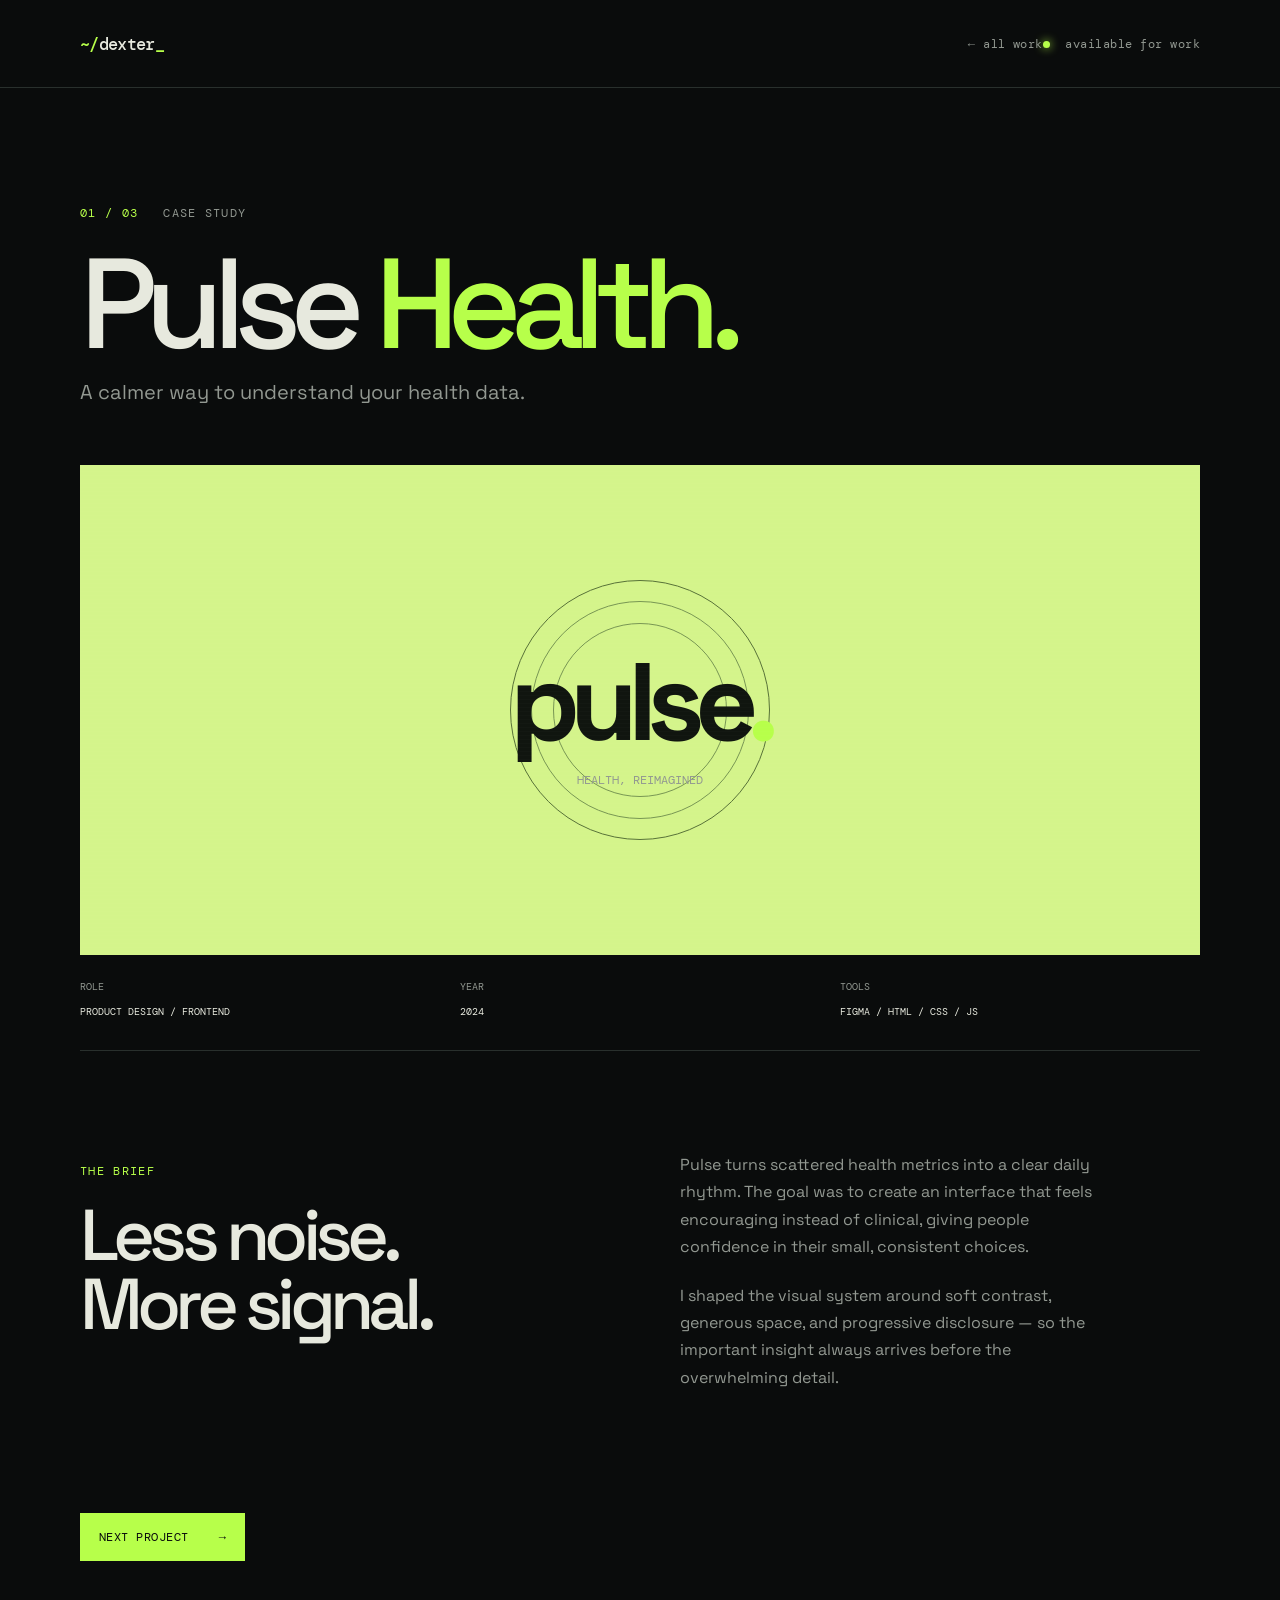
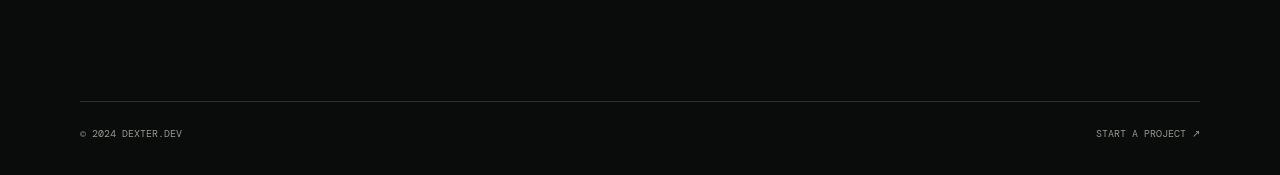
<file: html/pulse-health.html>
<!DOCTYPE html>
<html lang="en">
<head>
    <meta charset="UTF-8">
    <meta name="viewport" content="width=device-width, initial-scale=1.0">
    <title>Pulse Health // dexter.dev</title>
    <link rel="stylesheet" href="../css/style.css">
</head>
<body class="case-page">
    <header class="site-header"><a class="brand" href="../index.html"><span class="prompt">~/</span>dexter<span class="cursor">_</span></a><a class="text-link back-link" href="./portfolio.html#work">← all work</a><span class="status"><i></i> available for work</span></header>
    <main class="wrapper case-main">
        <p class="eyebrow"><span class="green">01 / 03</span> &nbsp; case study</p>
        <h1>Pulse <em>Health.</em></h1>
        <p class="case-intro">A calmer way to understand your health data.</p>
        <div class="case-hero visual-pulse"><div class="pulse-ring"></div><strong>pulse<span>.</span></strong><small>health, reimagined</small></div>
        <div class="case-details"><div><span>role</span><b>Product design / frontend</b></div><div><span>year</span><b>2024</b></div><div><span>tools</span><b>Figma / HTML / CSS / JS</b></div></div>
        <div class="case-copy"><div><p class="eyebrow"><span class="green">the brief</span></p><h2>Less noise.<br>More signal.</h2></div><div><p>Pulse turns scattered health metrics into a clear daily rhythm. The goal was to create an interface that feels encouraging instead of clinical, giving people confidence in their small, consistent choices.</p><p>I shaped the visual system around soft contrast, generous space, and progressive disclosure — so the important insight always arrives before the overwhelming detail.</p></div></div>
        <a class="button button-primary" href="./void-fm.html">Next project <span>→</span></a>
    </main>
    <footer class="site-footer wrapper"><span>© 2024 dexter.dev</span><a href="./portfolio.html#contact">start a project ↗</a></footer>
</body>
</html>
</file>
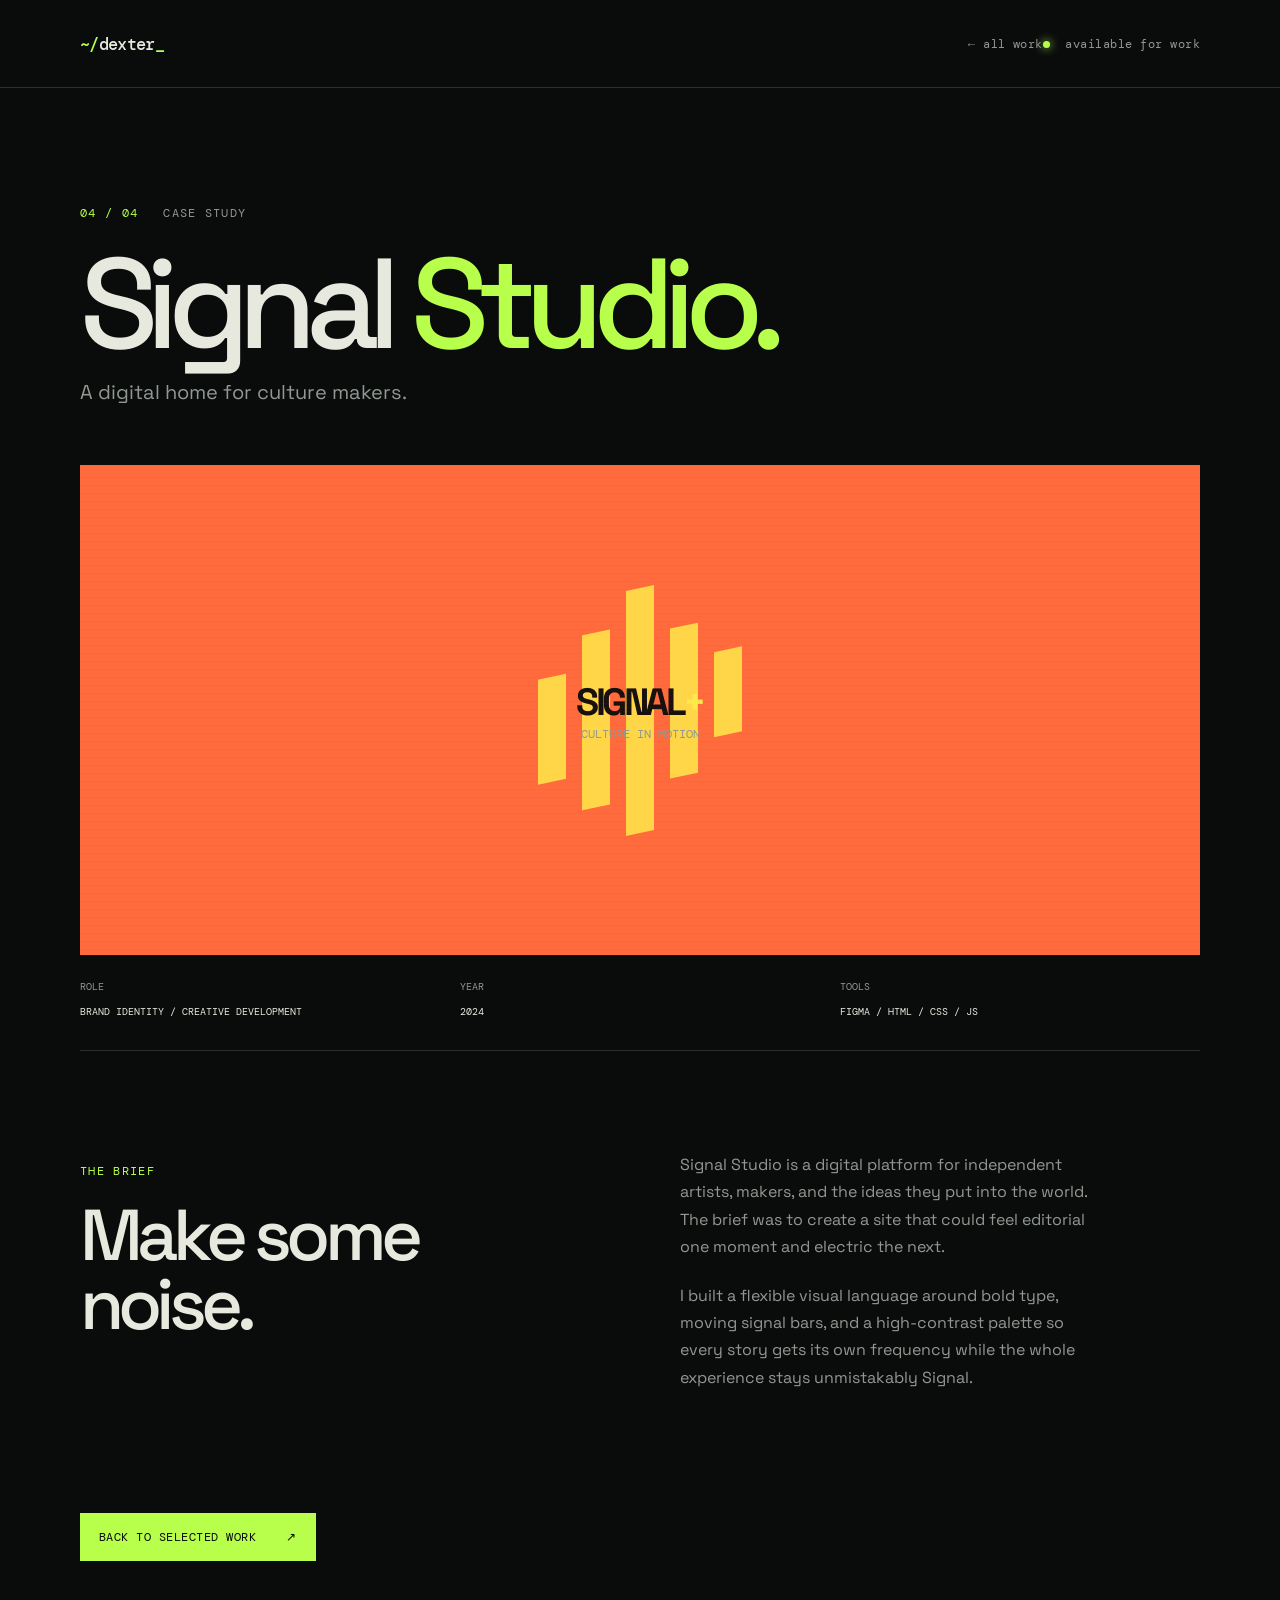
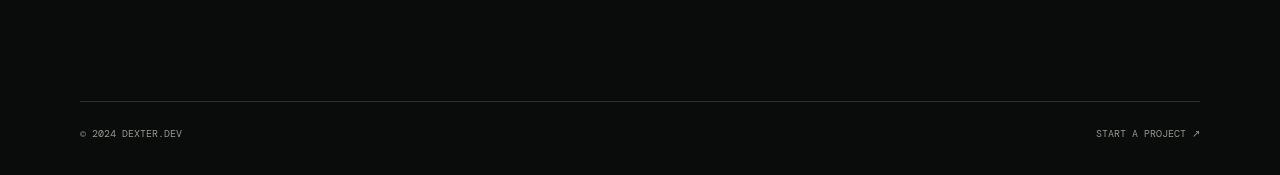
<file: html/signal-studio.html>
<!DOCTYPE html>
<html lang="en">
<head>
    <meta charset="UTF-8">
    <meta name="viewport" content="width=device-width, initial-scale=1.0">
    <meta name="description" content="Signal Studio case study by Dexter De Leon.">
    <title>Signal Studio // dexter.dev</title>
    <link rel="stylesheet" href="../css/style.css">
</head>
<body class="case-page">
    <header class="site-header"><a class="brand" href="../index.html"><span class="prompt">~/</span>dexter<span class="cursor">_</span></a><a class="text-link back-link" href="./portfolio.html#work">← all work</a><span class="status"><i></i> available for work</span></header>
    <main class="wrapper case-main">
        <p class="eyebrow"><span class="green">04 / 04</span> &nbsp; case study</p>
        <h1>Signal <em>Studio.</em></h1>
        <p class="case-intro">A digital home for culture makers.</p>
        <div class="case-hero visual-signal"><div class="signal-bars"><i></i><i></i><i></i><i></i><i></i></div><strong>SIGNAL<span>+</span></strong><small>culture in motion</small></div>
        <div class="case-details"><div><span>role</span><b>Brand identity / creative development</b></div><div><span>year</span><b>2024</b></div><div><span>tools</span><b>Figma / HTML / CSS / JS</b></div></div>
        <div class="case-copy"><div><p class="eyebrow"><span class="green">the brief</span></p><h2>Make some<br>noise.</h2></div><div><p>Signal Studio is a digital platform for independent artists, makers, and the ideas they put into the world. The brief was to create a site that could feel editorial one moment and electric the next.</p><p>I built a flexible visual language around bold type, moving signal bars, and a high-contrast palette so every story gets its own frequency while the whole experience stays unmistakably Signal.</p></div></div>
        <a class="button button-primary" href="./portfolio.html#work">Back to selected work <span>↗</span></a>
    </main>
    <footer class="site-footer wrapper"><span>© 2024 dexter.dev</span><a href="./portfolio.html#contact">start a project ↗</a></footer>
</body>
</html>
</file>
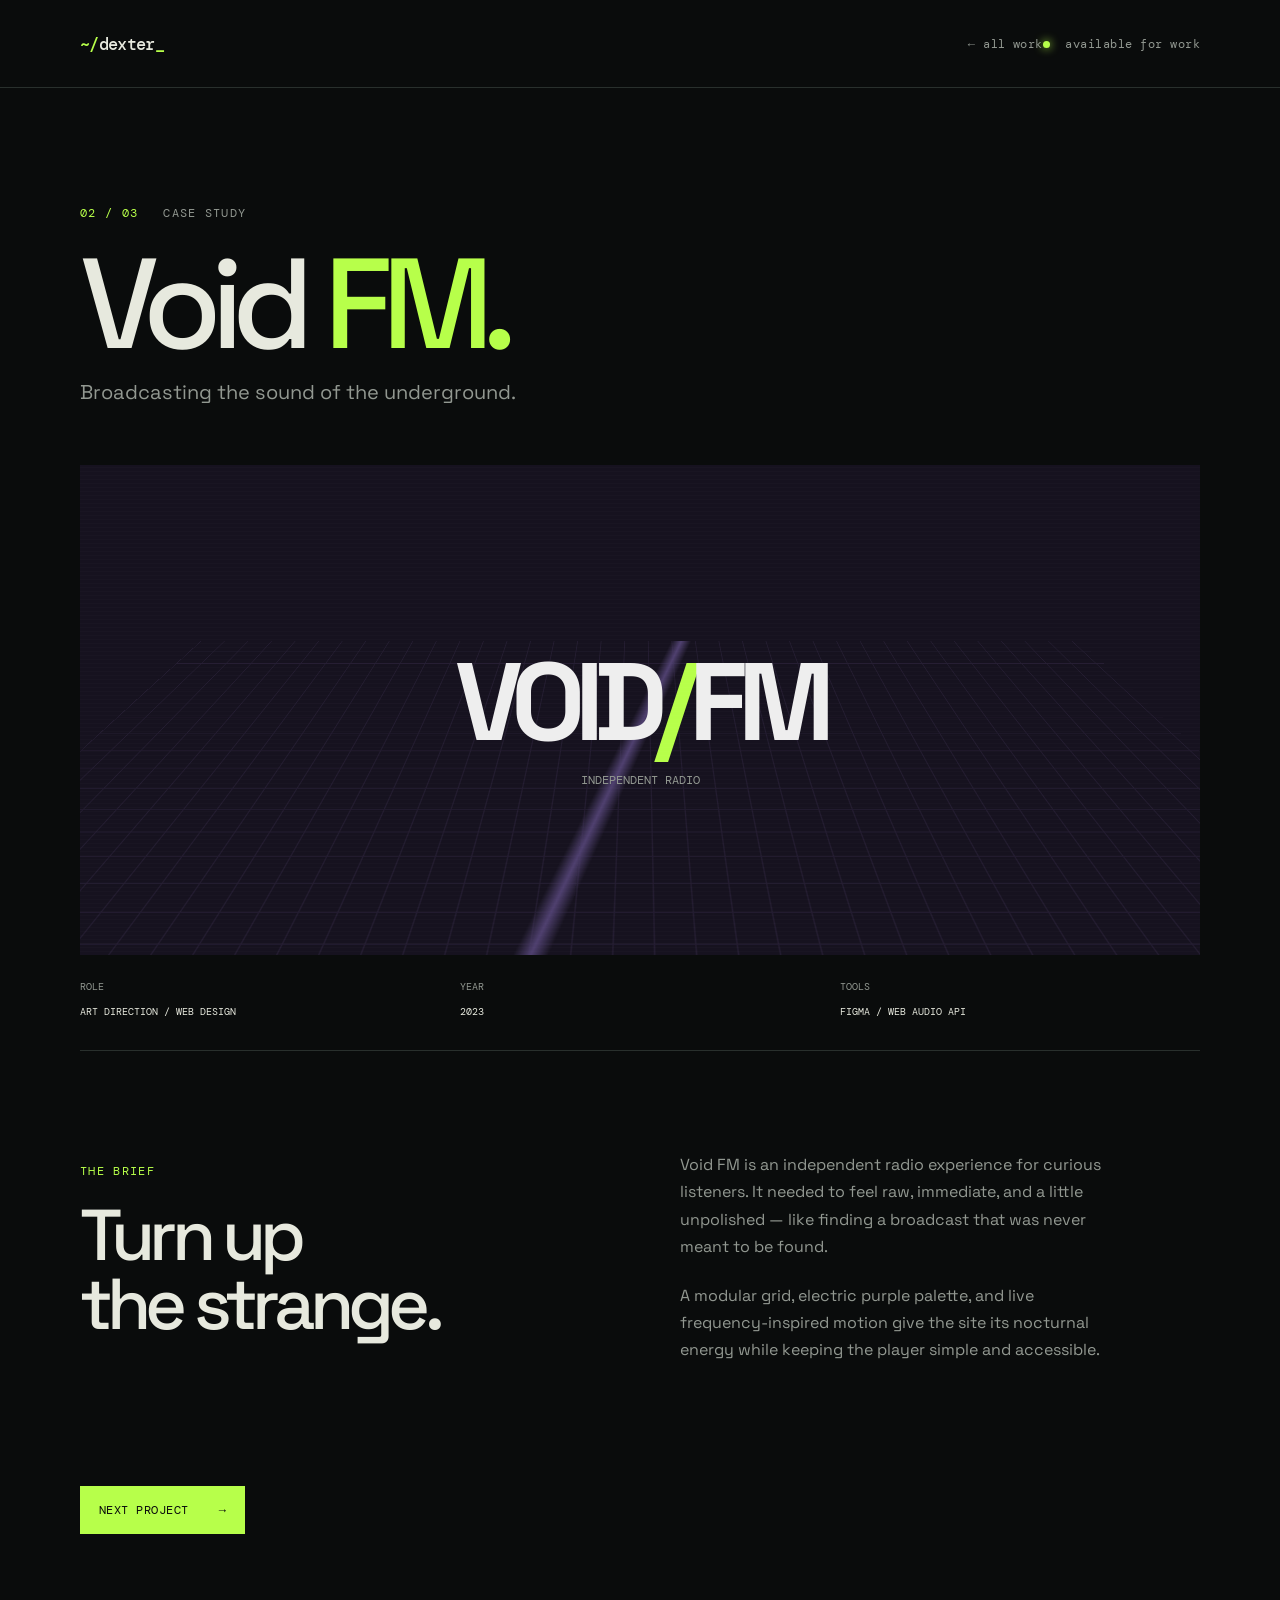
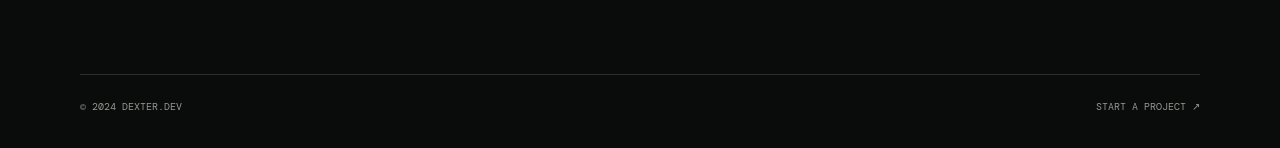
<file: html/void-fm.html>
<!DOCTYPE html>
<html lang="en">
<head>
    <meta charset="UTF-8">
    <meta name="viewport" content="width=device-width, initial-scale=1.0">
    <title>Void FM // dexter.dev</title>
    <link rel="stylesheet" href="../css/style.css">
</head>
<body class="case-page">
    <header class="site-header"><a class="brand" href="../index.html"><span class="prompt">~/</span>dexter<span class="cursor">_</span></a><a class="text-link back-link" href="./portfolio.html#work">← all work</a><span class="status"><i></i> available for work</span></header>
    <main class="wrapper case-main">
        <p class="eyebrow"><span class="green">02 / 03</span> &nbsp; case study</p>
        <h1>Void <em>FM.</em></h1>
        <p class="case-intro">Broadcasting the sound of the underground.</p>
        <div class="case-hero visual-void"><div class="void-grid"></div><strong>VOID<span>/</span>FM</strong><small>independent radio</small></div>
        <div class="case-details"><div><span>role</span><b>Art direction / web design</b></div><div><span>year</span><b>2023</b></div><div><span>tools</span><b>Figma / Web Audio API</b></div></div>
        <div class="case-copy"><div><p class="eyebrow"><span class="green">the brief</span></p><h2>Turn up<br>the strange.</h2></div><div><p>Void FM is an independent radio experience for curious listeners. It needed to feel raw, immediate, and a little unpolished — like finding a broadcast that was never meant to be found.</p><p>A modular grid, electric purple palette, and live frequency-inspired motion give the site its nocturnal energy while keeping the player simple and accessible.</p></div></div>
        <a class="button button-primary" href="./orbit-finance.html">Next project <span>→</span></a>
    </main>
    <footer class="site-footer wrapper"><span>© 2024 dexter.dev</span><a href="./portfolio.html#contact">start a project ↗</a></footer>
</body>
</html>
</file>
<file: css/style.css>
@import url('https://fonts.googleapis.com/css2?family=DM+Mono:wght@400;500&family=Space+Grotesk:wght@400;500;600;700&display=swap');
:root{
  --ink:#0a0c0c;
  --paper:#e7e9de;
  --muted:#929891;
  --green:#b7ff4a;
  --line:#29302d;
  --purple:#9c82ff
}
*{
  box-sizing:border-box
}
html{
  scroll-behavior:smooth
}
body{
  margin:0;
  overflow-x:hidden;
  background:var(--ink);
  color:var(--paper);
  font-family:'Space Grotesk',Arial,sans-serif
}
a{
  color:inherit;
  text-decoration:none
}
.wrapper{
  width:min(1120px,calc(100% - 64px));
  margin:auto
}
.noise{
  position:fixed;
  inset:0;
  pointer-events:none;
  opacity:.035;
  z-index:5;
  background-image:url("data:image/svg+xml,%3Csvg viewBox='0 0 180 180' xmlns='http://www.w3.org/2000/svg'%3E%3Cfilter id='n'%3E%3CfeTurbulence type='fractalNoise' baseFrequency='.8' numOctaves='4' stitchTiles='stitch'/%3E%3C/filter%3E%3Crect width='100%25' height='100%25' filter='url(%23n)'/%3E%3C/svg%3E")
}
.site-header{
  height:88px;
  border-bottom:1px solid var(--line);
  display:flex;
  align-items:center;
  justify-content:space-between;
  padding:0 max(32px,calc((100vw - 1120px)/2));
  font-family:'DM Mono',monospace;
  font-size:12px;
  letter-spacing:.04em
}
.brand{
  font-size:17px;
  font-weight:500;
  letter-spacing:-.04em
}
.prompt,.green{
  color:var(--green)
}
.cursor{
  color:var(--green);
  animation:blink 1s step-end infinite
}
.site-header nav{
  display:flex;
  gap:32px;
  color:var(--muted)
}
.site-header nav a:hover,.text-link:hover,.site-footer a:hover{
  color:var(--green)
}
.status{
  color:var(--muted)
}
.status i{
  display:inline-block;
  width:7px;
  height:7px;
  background:var(--green);
  border-radius:50%;
  margin-right:8px;
  box-shadow:0 0 10px var(--green)
}
.hero{
  min-height:600px;
  display:flex;
  align-items:center;
  position:relative;
  padding:90px 0 110px
}
.hero-copy{
  width:64%;
  position:relative;
  z-index:1
}
.eyebrow{
  color:var(--muted);
  font:12px 'DM Mono',monospace;
  text-transform:uppercase;
  letter-spacing:.11em
}
.hero h1{
  font-size:clamp(52px,8vw,100px);
  line-height:.93;
  letter-spacing:-.08em;
  margin:25px 0 30px;
  font-weight:500
}
.hero h1 em,.contact-section em{
  color:var(--green);
  font-style:normal
}
.lede{
  max-width:390px;
  color:var(--muted);
  font-size:17px;
  line-height:1.55
}
.hero-actions{
  display:flex;
  align-items:center;
  gap:28px;
  margin-top:38px
}
.button{
  display:inline-flex;
  align-items:center;
  gap:30px;
  padding:15px 18px;
  border:1px solid var(--green);
  font:12px 'DM Mono',monospace;
  text-transform:uppercase;
  letter-spacing:.04em
}
.button-primary{
  background:var(--green);
  color:var(--ink)
}
.button-primary:hover{
  background:transparent;
  color:var(--green)
}
.text-link{
  font:12px 'DM Mono',monospace;
  color:var(--paper)
}
.text-link span{
  font-size:17px;
  margin-left:8px
}
.terminal-card{
  position:absolute;
  right:0;
  top:145px;
  width:330px;
  background:#111716;
  border:1px solid #39423d;
  box-shadow:14px 14px 0 #161c1a;
  transform:rotate(3deg)
}
.terminal-bar{
  height:32px;
  border-bottom:1px solid #303936;
  display:flex;
  align-items:center;
  gap:5px;
  padding:0 12px;
  color:#69736d;
  font:10px 'DM Mono',monospace
}
.terminal-bar span{
  width:6px;
  height:6px;
  border-radius:50%;
  background:#4a564f
}
.terminal-bar b{
  font-weight:400;
  margin-left:8px
}
.terminal-body{
  padding:20px 18px 25px;
  font:12px/1.7 'DM Mono',monospace
}
.terminal-body p{
  margin:0
}
.terminal-output{
  color:#a8b3a7;
  margin:3px 0 18px!important;
  padding-left:18px
}
.blink{
  color:var(--green);
  animation:blink 1s step-end infinite
}
.scroll-note{
  position:absolute;
  bottom:35px;
  left:0;
  display:flex;
  gap:20px;
  color:var(--muted);
  font:10px 'DM Mono',monospace;
  text-transform:uppercase;
  letter-spacing:.08em
}
.scroll-note b{
  color:var(--green);
  font-size:16px
}
.marquee{
  border-block:1px solid var(--line);
  overflow:hidden;
  padding:18px 0;
  color:var(--green);
  white-space:nowrap;
  font:12px 'DM Mono',monospace
}
.marquee div{
  word-spacing:7px;
  animation:move 30s linear infinite
}
.marquee span{
  color:var(--muted);
  margin:0 25px
}
.section{
  padding:120px 0
}
.section-heading{
  display:flex;
  align-items:center;
  gap:24px;
  margin-bottom:45px
}
.heading-line{
  height:1px;
  background:var(--line);
  flex:1
}
.work-grid{
  display:grid;
  grid-template-columns:1.15fr .85fr;
  gap:55px 24px
}
.project:nth-child(3){
  grid-column:auto
}
.project-visual{
  height:315px;
  position:relative;
  overflow:hidden;
  display:flex;
  flex-direction:column;
  justify-content:center;
  align-items:center
}
.visual-label{
  position:absolute;
  top:18px;
  left:20px;
  color:var(--muted);
  font:10px 'DM Mono',monospace
}
.project-visual strong{
  font-size:42px;
  letter-spacing:-.08em;
  position:relative
}
.project-visual strong span{
  color:var(--green)
}
.project-visual small{
  font:10px 'DM Mono',monospace;
  text-transform:uppercase;
  color:var(--muted);
  margin-top:3px
}
.visual-pulse{
  background:#d4f48b;
  color:#10150f
}
.visual-pulse small{
  color:#4d6335
}
.pulse-ring{
  width:145px;
  height:145px;
  border:1px solid #587238;
  border-radius:50%;
  position:absolute;
  animation:pulse 3s infinite
}
.pulse-ring:after,.pulse-ring:before{
  content:'';
  position:absolute;
  inset:20px;
  border:1px solid #789653;
  border-radius:50%
}
.pulse-ring:after{
  inset:42px
}
.visual-void{
  background:#16121f;
  color:#eee
}
.visual-void strong{
  font-size:30px
}
.visual-void strong span{
  color:var(--purple)
}
.void-grid{
  position:absolute;
  inset:0;
  background:linear-gradient(105deg,transparent 48%,#6d589a 49%,transparent 50%),linear-gradient(#292039 1px,transparent 1px),linear-gradient(90deg,#292039 1px,transparent 1px);
  background-size:auto,30px 30px,30px 30px;
  opacity:.65;
  transform:perspective(300px) rotateX(40deg) scale(1.4);
  transform-origin:bottom
}
.visual-orbit{
  background:#d4d0ff;
  color:#191529
}
.visual-orbit strong{
  font-size:34px
}
.visual-orbit strong span{
  color:#5d50bd
}
.orbit{
  height:125px;
  width:200px;
  border:1px solid #6156a7;
  border-radius:50%;
  transform:rotate(-25deg);
  position:absolute
}
.orbit:after{
  content:'';
  position:absolute;
  width:12px;
  height:12px;
  background:#6156a7;
  border-radius:50%;
  right:8px;
  top:14px;
  box-shadow:0 0 0 6px #aaa4ef
}
.project{
  display:block
}
.project-info{
  display:flex;
  justify-content:space-between;
  margin-top:18px;
  border-bottom:1px solid var(--line);
  padding-bottom:15px
}
.project h3{
  font-size:19px;
  margin:0 0 6px;
  font-weight:500
}
.project-info p{
  color:var(--muted);
  font-size:13px;
  margin:0
}
.arrow{
  font-size:25px;
  color:var(--green);
  transition:transform .3s ease
}
.project:hover .arrow{
  transform:translate(4px,-4px)
}
.tags{
  display:flex;
  gap:8px;
  margin-top:12px;
  flex-wrap:wrap
}
.tags span{
  border:1px solid var(--line);
  padding:5px 9px;
  color:var(--muted);
  font-size:10px;
  text-transform:uppercase;
  transition:all .3s ease;
  cursor:default
}
.project:hover .tags span{
  border-color:var(--green);
  color:var(--green);
  background:rgba(183,255,74,.05);
  box-shadow:0 0 12px rgba(183,255,74,.1)
}
.tags span:nth-child(2){
  transition-delay:.05s
}
.tags span:nth-child(3){
  transition-delay:.1s
}
.tags{
  display:flex;
  gap:8px;
  margin-top:12px
}
.tags span{
  border:1px solid var(--line);
  padding:5px 9px;
  color:var(--muted);
  font:9px 'DM Mono',monospace;
  text-transform:uppercase
}
.about-section{
  background:#111615;
  padding:100px 0
}
.about-content{
  display:grid;
  grid-template-columns:1fr 1fr;
  gap:80px
}
.about-content h2{
  font-size:clamp(35px,5vw,62px);
  line-height:1.05;
  letter-spacing:-.07em;
  font-weight:500;
  margin:0
}
.about-content h2 span{
  color:var(--muted)
}
.about-text{
  max-width:400px;
  color:var(--muted);
  font-size:15px;
  line-height:1.7
}
.about-text p{
  margin:0 0 22px
}
.about-text .text-link{
  color:var(--green)
}
.stats{
  border-top:1px solid var(--line);
  display:flex;
  gap:70px;
  margin-top:75px;
  padding-top:20px
}
.stats strong{
  font-size:37px;
  font-weight:500;
  display:block;
  color:var(--green)
}
.stats span{
  color:var(--muted);
  font:10px 'DM Mono',monospace;
  text-transform:uppercase
}
.languages{
  border-top:1px solid var(--line);
  padding-top:20px;
  max-width:560px
}
.terminal-languages{
  border-color:#303936;
  margin-top:20px;
  padding-top:14px;
  max-width:none
}
.terminal-languages .languages-heading{
  margin-bottom:12px
}
.terminal-languages .language{
  margin-bottom:9px
}
.terminal-languages .language>div{
  color:#a8b3a7;
  margin-bottom:4px
}
.terminal-languages .language>i{
  display:block;
  height:2px;
  background:#303936
}
.terminal-languages .language strong{
  color:var(--green)
}
.languages-heading,.language>div{
  display:flex;
  justify-content:space-between;
  font:10px 'DM Mono',monospace;
  text-transform:uppercase
}
.languages-heading{
  color:var(--muted);
  margin-bottom:20px
}
.language{
  margin-bottom:15px
}
.language strong{
  color:var(--green);
  font-weight:400
}
.language>div{
  color:var(--paper);
  margin-bottom:7px
}
.language>i{
  display:block;
  height:4px;
  background:var(--line)
}
.language b{
  display:block;
  height:100%;
  background:var(--green)
}
.contact-section{
  padding:150px 0
}
.js .reveal-section{
  opacity:0;
  transform:translateY(28px);
  transition:opacity .8s ease,transform .8s ease
}
.js .reveal-section.is-visible{
  opacity:1;
  transform:translateY(0)
}
.contact-section h2{
  font-size:clamp(44px,7vw,85px);
  font-weight:500;
  line-height:.98;
  letter-spacing:-.08em;
  margin:28px 0 50px
}
.contact-email{
  font-size:clamp(20px,3vw,34px);
  border-bottom:1px solid var(--green);
  padding-bottom:8px
}
.contact-email span{
  color:var(--green);
  font-size:24px;
  margin-left:30px
}
.email-actions{
  display:flex;
  align-items:center;
  gap:20px;
  flex-wrap:wrap
}
.copy-email{
  border:1px solid var(--line);
  background:transparent;
  color:var(--muted);
  padding:9px 11px;
  cursor:pointer;
  font:10px 'DM Mono',monospace;
  text-transform:uppercase;
  transition:color .2s ease,border-color .2s ease
}
.copy-email:hover,.copy-email:focus-visible{
  color:var(--green);
  border-color:var(--green)
}
.copy-status{
  color:var(--green);
  font:10px 'DM Mono',monospace;
  text-transform:uppercase
}
.site-footer{
  border-top:1px solid var(--line);
  padding:25px 0 35px;
  display:flex;
  justify-content:space-between;
  color:var(--muted);
  font:10px 'DM Mono',monospace;
  text-transform:uppercase
}
.site-footer b{
  color:var(--green)
}
.about-page{
  padding:110px 0 180px
}
.about-page h1{
  font-size:clamp(55px,10vw,130px);
  line-height:.9;
  letter-spacing:-.09em;
  font-weight:500;
  margin:28px 0 90px
}
.about-page h1 em{
  color:var(--green);
  font-style:normal
}
.about-page-grid{
  display:grid;
  grid-template-columns:1fr 1fr;
  gap:100px;
  margin-bottom:65px
}
.about-page-copy{
  max-width:490px;
  color:var(--muted);
  font-size:16px;
  line-height:1.7
}
.large-copy{
  color:var(--paper);
  font-size:26px;
  line-height:1.25!important;
  letter-spacing:-.03em
}
.large-copy span{
  color:var(--green)
}
.manifesto{
  border-top:1px solid var(--line);
  font:14px 'DM Mono',monospace
}
.manifesto p{
  border-bottom:1px solid var(--line);
  padding:18px 0;
  margin:0
}
.manifesto .green{
  margin-right:20px
}
.back-link{
  margin-left:auto;
  color:var(--muted);
  white-space:nowrap
}
@keyframes blink{
  50%{
    opacity:0
  }
}
@keyframes move{
  to{
    transform:translateX(-25%)
  }
}
@keyframes pulse{
  50%{
    transform:scale(1.12);
    opacity:.55
  }
}
.contact-links{
  display:flex;
  align-items:flex-end;
  justify-content:space-between;
  gap:30px
}
.social-links{
  display:flex;
  gap:24px;
  font:11px 'DM Mono',monospace;
  text-transform:uppercase
}
.social-links a{
  color:var(--muted);
  border-bottom:1px solid var(--line);
  padding-bottom:9px
}
.social-links a:hover{
  color:var(--green);
  border-color:var(--green)
}
.social-links a span{
  margin-right:8px
}
@media(max-width:700px){
  .wrapper{
    width:calc(100% - 40px)
  }
  .site-header{
    height:70px;
    padding:0 20px
  }
  .site-header nav{
    display:none
  }
  .status{
    font-size:9px
  }
  .hero{
    padding:80px 0 110px;
    min-height:720px;
    display:block
  }
  .hero-copy{
    width:100%
  }
  .hero h1{
    font-size:57px
  }
  .terminal-card{
    position:relative;
    right:auto;
    top:auto;
    margin:65px 0 0 auto;
    width:min(330px,100%)
  }
  .scroll-note{
    bottom:25px
  }
  .section{
    padding:80px 0
  }
  .work-grid{
    display:block
  }
  .project{
    margin-bottom:50px
  }
  .project:nth-child(3){
    grid-column:auto
  }
  .project-visual{
    height:270px
  }
  .about-section{
    padding:75px 0
  }
  .about-content,.about-page-grid{
    display:block
  }
  .about-content h2{
    margin-bottom:35px
  }
  .stats{
    gap:25px;
    margin-top:55px
  }
  .stats strong{
    font-size:28px
  }
  .stats span{
    font-size:8px
  }
  .contact-section{
    padding:100px 0
  }
  .contact-section h2{
    margin-bottom:38px
  }
  .contact-email span{
    margin-left:10px
  }
  .email-actions{
    gap:14px
  }
  .site-footer{
    gap:15px;
    flex-wrap:wrap
  }
  .site-footer span:nth-child(2){
    display:none
  }
  .about-page{
    padding:80px 0 120px
  }
  .about-page h1{
    margin-bottom:60px
  }
  .about-page-grid{
    margin-bottom:50px
  }
  .about-page-copy{
    margin-bottom:60px
  }
  .back-link{
    position:static;
    transform:none;
    margin-left:auto;
    font-size:10px
  }
}
@media(prefers-reduced-motion:reduce){
  .js .reveal-section{
    opacity:1;
    transform:none;
    transition:none
  }
}
@media(max-width:700px){
  .contact-links{
    align-items:flex-start;
    flex-direction:column
  }
  .social-links{
    flex-wrap:wrap
  }
}
.project{
  display:block
}
.case-main{
  padding:105px 0 140px;
  animation:case-enter .9s cubic-bezier(.22,1,.36,1) both
}
.case-main h1{
  font-size:clamp(58px,10vw,128px);
  line-height:.9;
  letter-spacing:-.09em;
  font-weight:500;
  margin:25px 0 18px;
  animation:case-title-in 1s cubic-bezier(.22,1,.36,1) .2s both
}
.case-main .case-intro{
  animation:case-intro-in .8s ease .35s both
}
.case-main h1 em{
  color:var(--green);
  font-style:normal
}
.case-intro{
  color:var(--muted);
  font-size:20px;
  margin:0 0 60px
}
.case-hero{
  height:490px;
  position:relative;
  display:flex;
  align-items:center;
  justify-content:center;
  flex-direction:column;
  overflow:hidden;
  animation:case-hero-in 1.2s cubic-bezier(.22,1,.36,1) .4s both
}
.case-hero strong{
  font-size:clamp(55px,9vw,110px);
  letter-spacing:-.09em;
  position:relative
}
.case-hero strong span{
  color:var(--green)
}
.case-hero small{
  font:12px 'DM Mono',monospace;
  text-transform:uppercase;
  color:var(--muted);
  position:relative
}
.case-hero .pulse-ring{
  width:260px;
  height:260px
}
.case-hero .void-grid{
  transform:perspective(500px) rotateX(35deg) scale(1.4)
}
.case-details{
  display:grid;
  grid-template-columns:repeat(3,1fr);
  border-bottom:1px solid var(--line);
  padding:25px 0 32px;
  gap:20px;
  animation:case-details-in .9s ease .5s both
}
.case-details span,.case-details b{
  display:block;
  font:10px 'DM Mono',monospace;
  text-transform:uppercase
}
.case-details span{
  color:var(--muted);
  margin-bottom:12px
}
.case-details b{
  font-weight:400
}
.case-copy{
  display:grid;
  grid-template-columns:1fr 1fr;
  gap:80px;
  padding:100px 0;
  animation:case-copy-in 1s ease .6s both
}
.case-copy h2{
  font-size:clamp(40px,6vw,72px);
  line-height:.95;
  letter-spacing:-.08em;
  font-weight:500;
  margin:22px 0
}
.case-copy>div:last-child{
  max-width:430px;
  color:var(--muted);
  font-size:16px;
  line-height:1.7
}
.case-copy>div:last-child p{
  margin:0 0 22px
}
@media(max-width:700px){
  .case-main{
    padding:75px 0 100px
  }
  .case-intro{
    font-size:17px;
    margin-bottom:40px
  }
  .case-hero{
    height:330px
  }
  .case-details{
    grid-template-columns:1fr;
    gap:18px
  }
  .case-details span{
    margin-bottom:5px
  }
  .case-copy{
    display:block;
    padding:70px 0
  }
  .case-copy>div:last-child{
    margin-top:40px
  }
  .case-main .button{
    font-size:10px
  }
}
.visual-signal{
  background:#ff6a3d;
  color:#18100d
}
.visual-signal strong{
  font-size:38px
}
.visual-signal strong span{
  color:#ffe94a
}
.signal-bars{
  position:absolute;
  inset:0;
  display:flex;
  align-items:center;
  justify-content:center;
  gap:10px;
  transform:skewY(-12deg);
  opacity:.85
}
.signal-bars i{
  display:block;
  width:18px;
  height:105px;
  background:#ffe94a
}
.signal-bars i:nth-child(2){
  height:175px
}
.signal-bars i:nth-child(3){
  height:245px
}
.signal-bars i:nth-child(4){
  height:150px
}
.signal-bars i:nth-child(5){
  height:85px
}
.visual-signal strong,.visual-signal small{
  z-index:1
}
.case-hero .signal-bars{
  gap:16px
}
.case-hero .signal-bars i{
  width:28px
}
@media(max-width:700px){
  .case-hero .signal-bars{
    gap:8px
  }
  .case-hero .signal-bars i{
    width:18px
  }
}
@media(max-width:700px){
  html,body{
    width:100%;
    min-width:0
  }
  .wrapper{
    width:calc(100% - 32px)
  }
  .site-header{
    padding:0 16px;
    gap:14px
  }
  .site-header .status{
    white-space:nowrap
  }
  .hero{
    padding:64px 0 95px;
    min-height:auto
  }
  .hero h1{
    font-size:clamp(42px,14vw,62px);
    max-width:100%;
    word-break:normal
  }
  .hero-copy{
    width:100%
  }
  .lede{
    font-size:15px;
    max-width:32rem
  }
  .hero-actions{
    gap:18px;
    flex-wrap:wrap
  }
  .button{
    max-width:100%;
    gap:18px
  }
  .terminal-card{
    width:calc(100% - 12px);
    margin:52px 0 0 auto
  }
  .scroll-note{
    position:relative;
    bottom:auto;
    margin-top:58px
  }
  .marquee{
    font-size:10px
  }
  .marquee span{
    margin:0 14px
  }
  .section{
    padding:76px 0
  }
  .section-heading{
    gap:14px;
    margin-bottom:30px
  }
  .work-grid{
    grid-template-columns:1fr;
    gap:0
  }
  .project,.project:nth-child(3){
    grid-column:auto;
    width:100%;
    margin-bottom:48px
  }
  .project-visual{
    height:240px
  }
  .project-visual strong{
    font-size:36px
  }
  .about-section{
    padding:76px 0
  }
  .about-content{
    grid-template-columns:1fr;
    gap:34px
  }
  .about-content h2{
    font-size:clamp(38px,11vw,54px)
  }
  .about-text{
    font-size:14px
  }
  .stats{
    gap:0;
    justify-content:space-between
  }
  .stats strong{
    font-size:26px
  }
  .stats span{
    font-size:8px
  }
  .contact-section{
    padding:90px 0
  }
  .contact-section h2{
    font-size:clamp(40px,12vw,60px)
  }
  .contact-links{
    width:100%
  }
  .contact-email{
    font-size:clamp(18px,5vw,27px);
    word-break:break-word
  }
  .social-links{
    gap:16px
  }
  .site-footer{
    padding-bottom:24px
  }
  .case-main{
    padding:72px 0 90px
  }
  .case-main h1{
    font-size:clamp(52px,15vw,80px)
  }
  .case-intro{
    font-size:17px;
    line-height:1.4
  }
  .case-hero{
    height:300px
  }
  .case-details{
    grid-template-columns:1fr 1fr;
    gap:24px 14px
  }
  .case-details>div:last-child{
    grid-column:1/-1
  }
  .case-details b{
    line-height:1.4
  }
  .case-copy{
    grid-template-columns:1fr;
    gap:20px;
    padding:68px 0
  }
  .case-copy h2{
    font-size:clamp(42px,12vw,65px)
  }
  .case-copy>div:last-child{
    font-size:15px
  }
  .case-main .button{
    white-space:normal
  }
  .about-page{
    padding:72px 0 100px
  }
  .about-page h1{
    font-size:clamp(54px,16vw,88px);
    margin-bottom:52px
  }
  .about-page-grid{
    grid-template-columns:1fr;
    gap:0
  }
  .large-copy{
    font-size:22px
  }
  .manifesto{
    margin-top:45px
  }
}
@media(max-width:700px){
  .site-header .back-link{
    position:static;
    left:auto;
    transform:none;
    margin-left:auto;
    white-space:nowrap
  }
  .case-page .site-header{
    gap:8px
  }
  .case-page .site-header .status{
    display:none
  }
  .case-page .site-header .back-link{
    font-size:10px
  }
}
::selection{
  background:var(--green);
  color:var(--ink)
}
a:focus-visible{
  outline:2px solid var(--green);
  outline-offset:5px
}
.project{
  transition:transform .25s ease
}
.project:hover{
  transform:translateY(-8px)
}
.project:hover .project-visual{
  box-shadow:0 0 0 1px var(--green),0 0 30px rgba(183,255,74,.12),0 0 50px rgba(183,255,74,.08),inset 0 0 20px rgba(183,255,74,.05)
}
.project-visual{
  transition:box-shadow .25s ease,transform .35s ease
}
.project:hover .project-visual{
  transform:scale(1.03)
}
.project-info h3{
  transition:color .2s ease
}
.project:hover .project-info h3{
  color:var(--green)
}
.project:before{
  content:"";
  position:absolute;
  top:0;
  left:-100%;
  width:100%;
  height:100%;
  background:linear-gradient(90deg,transparent,rgba(255,255,255,.1),transparent);
  transition:left .6s ease;
  pointer-events:none;
  z-index:10
}
.project:hover:before{
  left:100%
}
.terminal-card:after,.case-hero:after{
  content:"";
  position:absolute;
  inset:0;
  pointer-events:none;
  background:repeating-linear-gradient(0deg,transparent 0,transparent 3px,rgba(255,255,255,.025) 4px);
  mix-blend-mode:screen
}
.terminal-card{
  overflow:hidden
}
.case-hero{
  isolation:isolate
}
.case-hero:after{
  z-index:2
}
.project{
  position:relative;
  overflow:hidden
}
.site-header nav a,.text-link,.social-links a,.site-footer a{
  position:relative;
  transition:color .35s ease
}
.site-header nav a:after,.text-link:after,.social-links a:after,.site-footer a:after{
  content:"";
  position:absolute;
  left:0;
  right:100%;
  bottom:-7px;
  height:1px;
  background:var(--green);
  transition:right .35s cubic-bezier(.22,1,.36,1)
}
.site-header nav a:hover:after,.text-link:hover:after,.social-links a:hover:after,.site-footer a:hover:after{
  right:0
}
.button{
  position:relative;
  overflow:hidden;
  transition:color .35s ease,background-color .35s ease,box-shadow .35s ease
}
.button:before{
  content:"";
  position:absolute;
  top:0;
  bottom:0;
  left:-40%;
  width:25%;
  background:rgba(255,255,255,.3);
  transform:skewX(-18deg);
  transition:left .6s ease
}
.button:hover:before{
  left:125%
}
.button:hover{
  box-shadow:0 0 24px rgba(183,255,74,.16)
}
.contact-email{
  transition:color .35s ease,border-color .35s ease
}
.contact-email:hover{
  color:var(--green);
  border-color:var(--paper)
}
.social-links a:hover{
  transform:translateY(-2px)
}
.social-links a{
  transition:color .35s ease,transform .35s ease
}
.project{
  transition:transform .5s cubic-bezier(.22,1,.36,1)
}
.project:hover{
  transform:translateY(-6px)
}
.project-visual{
  transition:box-shadow .5s ease,filter .5s ease
}
.project:hover .project-visual{
  filter:saturate(1.08)
}
.hero:before{
  content:"";
  position:absolute;
  inset:0;
  pointer-events:none;
  background:linear-gradient(90deg,transparent 0,rgba(183,255,74,.04) 50%,transparent 100%);
  transform:translateX(-100%)
}
.project{
  transition:transform .25s ease
}
.project:hover{
  transform:translateY(-8px)
}
/* Keep the whole page alive, not just the hero. */ .about-section,.contact-section{
  animation:section-drift 9s ease-in-out infinite alternate
}
.project{
  animation:project-entrance .8s cubic-bezier(.22,1,.36,1) both
}
.project:nth-child(2){
  animation-delay:.1s
}
.project:nth-child(3){
  animation-delay:.2s
}
.project:nth-child(4){
  animation-delay:.3s
}
.project-visual{
  animation:visual-shimmer 5s ease-in-out infinite alternate
}
.project:nth-child(2) .project-visual{
  animation-delay:.6s
}
.project:nth-child(3) .project-visual{
  animation-delay:1.2s
}
.project:nth-child(4) .project-visual{
  animation-delay:1.8s
}
@keyframes section-drift{
  from{
    background-position:0 0
  }
  to{
    background-position:0 18px
  }
}
@keyframes visual-shimmer{
  from{
    filter:brightness(1)
  }
  to{
    filter:brightness(1.08)
  }
}
@keyframes project-entrance{
  from{
    opacity:0;
    transform:translateY(20px)
  }
  to{
    opacity:1;
    transform:translateY(0)
  }
}
@keyframes void-shift{
  0%,100%{
    transform:perspective(500px) rotateX(35deg) scale(1.4) rotateY(-7deg) translateX(-8px)
  }
  50%{
    transform:perspective(500px) rotateX(35deg) scale(1.4) rotateY(12deg) translateX(8px)
  }
}
@keyframes case-enter{
  from{
    opacity:0
  }
  to{
    opacity:1
  }
}
@keyframes case-title-in{
  from{
    opacity:0;
    transform:translateY(-12px)
  }
  to{
    opacity:1;
    transform:translateY(0)
  }
}
@keyframes case-intro-in{
  from{
    opacity:0;
    color:var(--line)
  }
  to{
    opacity:1;
    color:var(--muted)
  }
}
@keyframes case-hero-in{
  from{
    opacity:0;
    transform:scale(.96) translateY(12px);
    filter:blur(4px)
  }
  to{
    opacity:1;
    transform:scale(1) translateY(0);
    filter:blur(0)
  }
}
@keyframes case-details-in{
  from{
    opacity:0
  }
  to{
    opacity:1
  }
}
@keyframes case-copy-in{
  from{
    opacity:0;
    transform:translateY(8px)
  }
  to{
    opacity:1;
    transform:translateY(0)
  }
}
.hero:before{
  animation:hero-scan 12s linear infinite
}
.hero-copy{
  animation:boot-up .9s cubic-bezier(.22,1,.36,1) .1s both
}
.hero h1{
  animation:terminal-type 1.1s steps(18,end) .25s both
}
.terminal-card{
  animation:terminal-enter 1s cubic-bezier(.22,1,.36,1) .35s both,terminal-breathe 7s ease-in-out 1.35s infinite
}
.scroll-note{
  animation:fade-up .8s ease 1s both
}
.marquee div{
  animation:marquee-drift 35s linear infinite
}
.visual-signal .signal-bars i{
  animation:signal-pulse 2.4s ease-in-out infinite
}
.visual-signal .signal-bars i:nth-child(2){
  animation-delay:.12s
}
.visual-signal .signal-bars i:nth-child(3){
  animation-delay:.24s
}
.visual-signal .signal-bars i:nth-child(4){
  animation-delay:.36s
}
.visual-signal .signal-bars i:nth-child(5){
  animation-delay:.48s
}
.orbit{
  animation:orbit-drift 8s ease-in-out infinite
}
.void-grid{
  animation:void-shift 8s ease-in-out infinite
}
.pulse-ring{
  animation:pulse 3s ease-in-out infinite,pulse-spin 18s linear infinite
}
@keyframes boot-up{
  from{
    opacity:0;
    transform:translateY(18px);
    clip-path:inset(0 0 100% 0)
  }
  to{
    opacity:1;
    transform:translateY(0);
    clip-path:inset(0)
  }
}
@keyframes terminal-type{
  from{
    opacity:0;
    clip-path:inset(0 100% 0 0)
  }
  to{
    opacity:1;
    clip-path:inset(0)
  }
}
@keyframes terminal-enter{
  from{
    opacity:0;
    transform:rotate(3deg) translateY(30px) scale(.96)
  }
  to{
    opacity:1;
    transform:rotate(3deg) translateY(0) scale(1)
  }
}
@keyframes terminal-breathe{
  50%{
    transform:rotate(3deg) translateY(-5px)
  }
}
@keyframes fade-up{
  from{
    opacity:0;
    transform:translateY(8px)
  }
  to{
    opacity:1;
    transform:translateY(0)
  }
}
@keyframes hero-scan{
  0%,100%{
    transform:translateX(-100%);
    opacity:0
  }
  15%,65%{
    opacity:1
  }
  45%{
    transform:translateX(100%)
  }
}
@keyframes marquee-drift{
  to{
    transform:translateX(-50%)
  }
}
@keyframes orbit-drift{
  0%,100%{
    transform:rotate(-30deg) translate(-14px,6px) scale(.94)
  }
  50%{
    transform:rotate(-16deg) translate(14px,-10px) scale(1.08)
  }
}
@keyframes signal-pulse{
  0%,100%{
    transform:scaleY(.58);
    opacity:.45
  }
  50%{
    transform:scaleY(1.3);
    opacity:1
  }
}
@keyframes pulse-spin{
  to{
    transform:rotate(360deg)
  }
}
</file>
